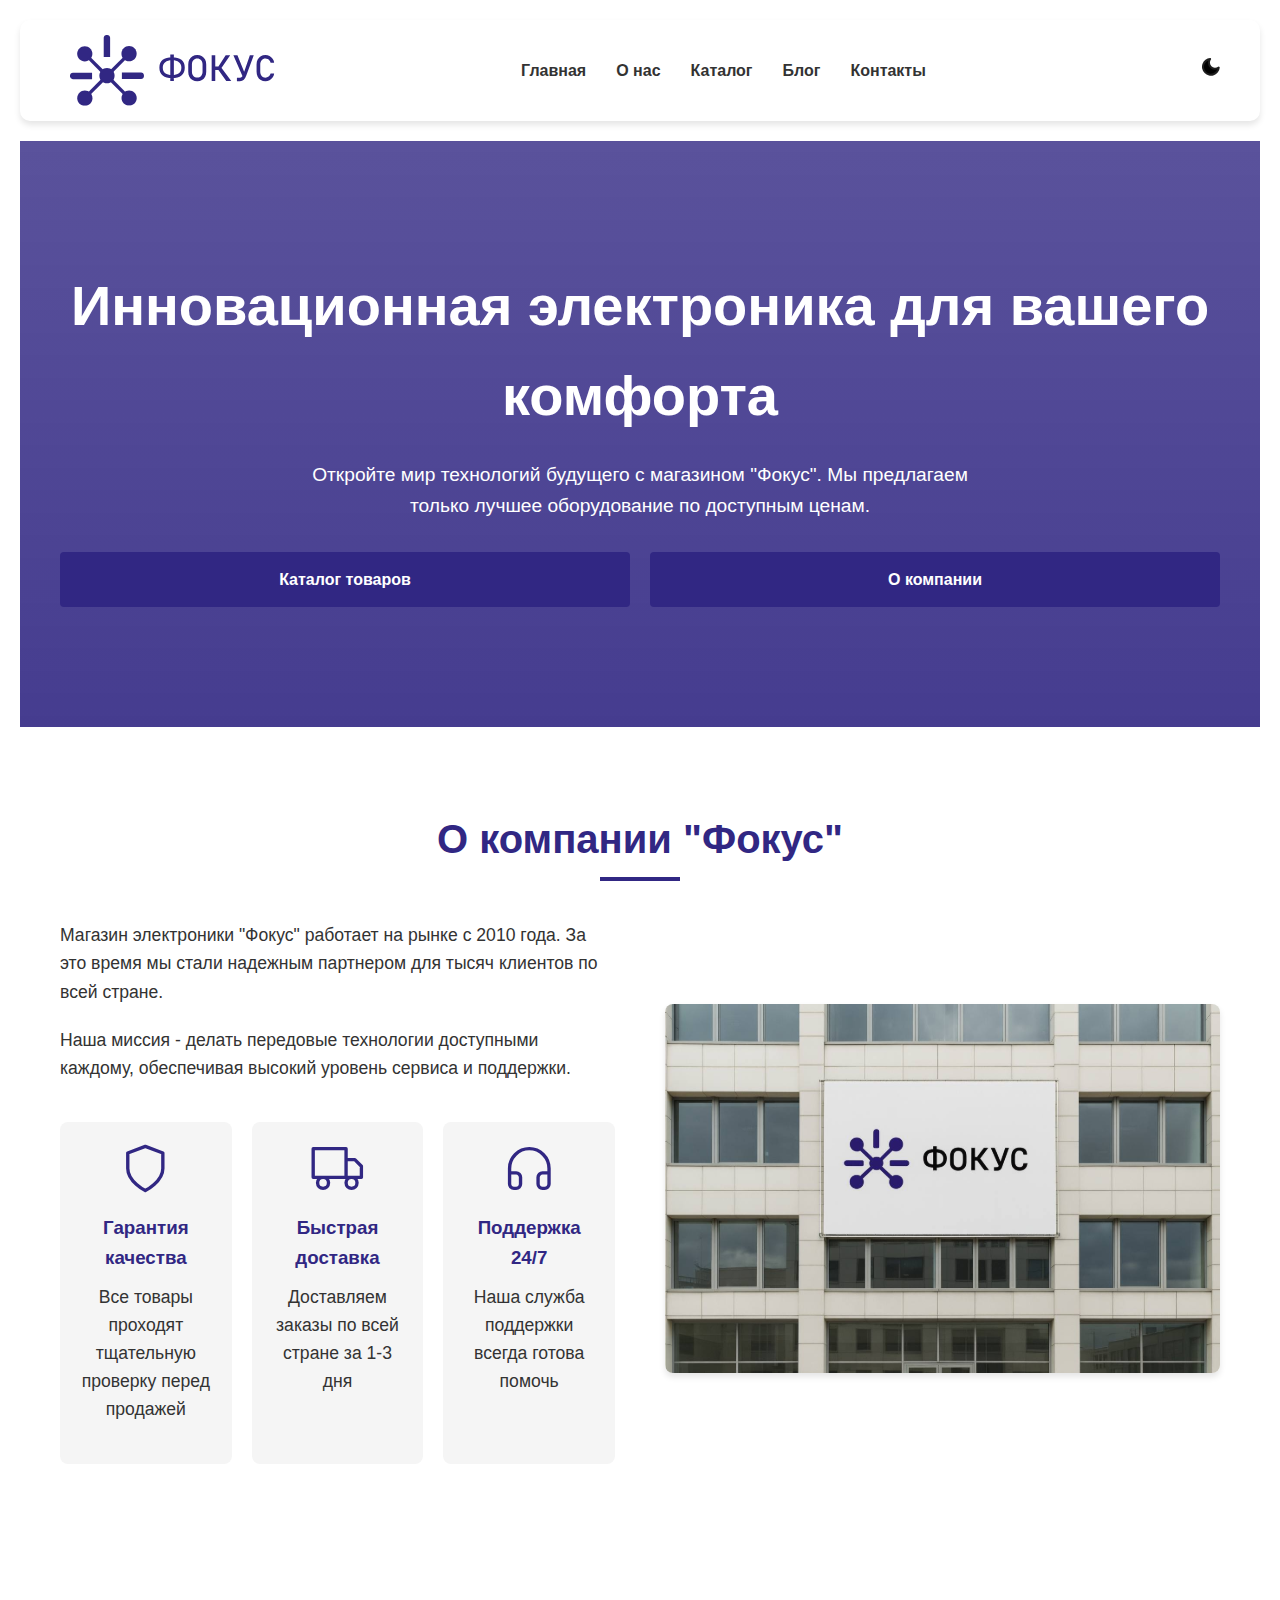
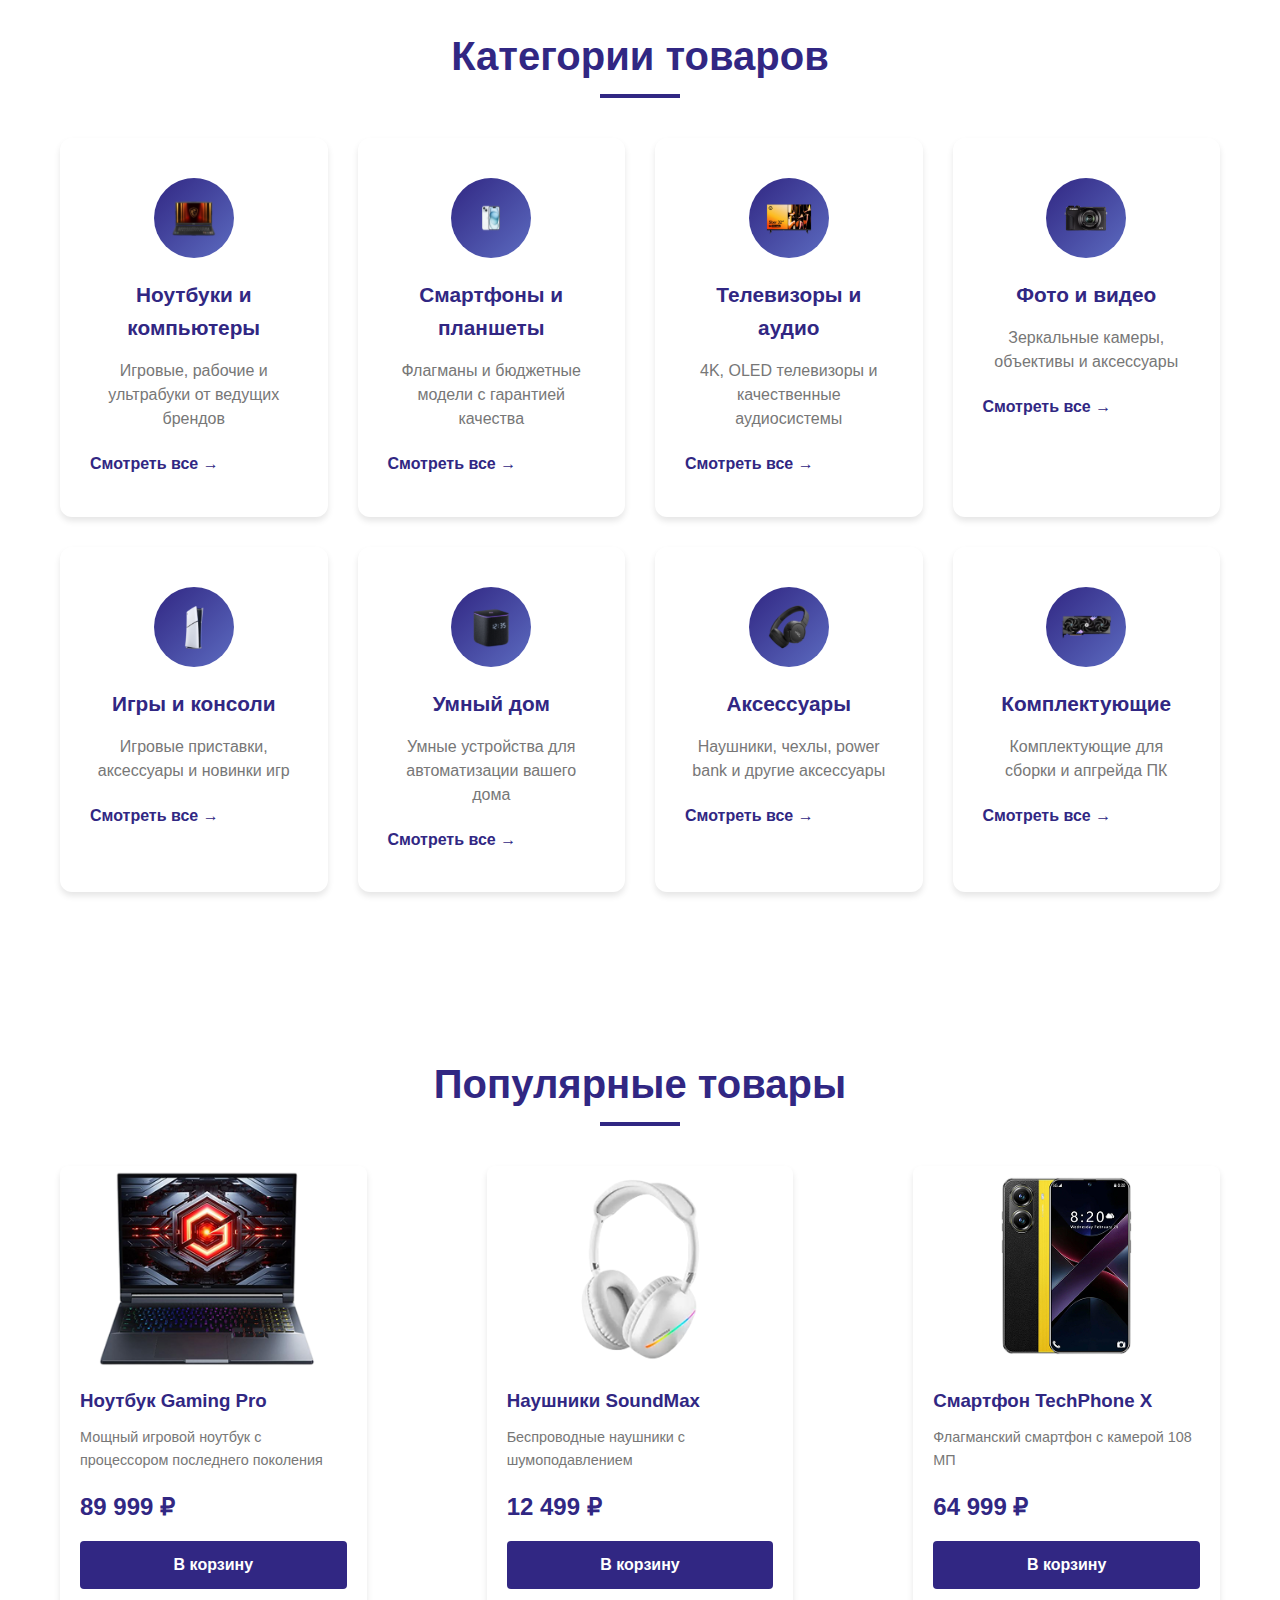
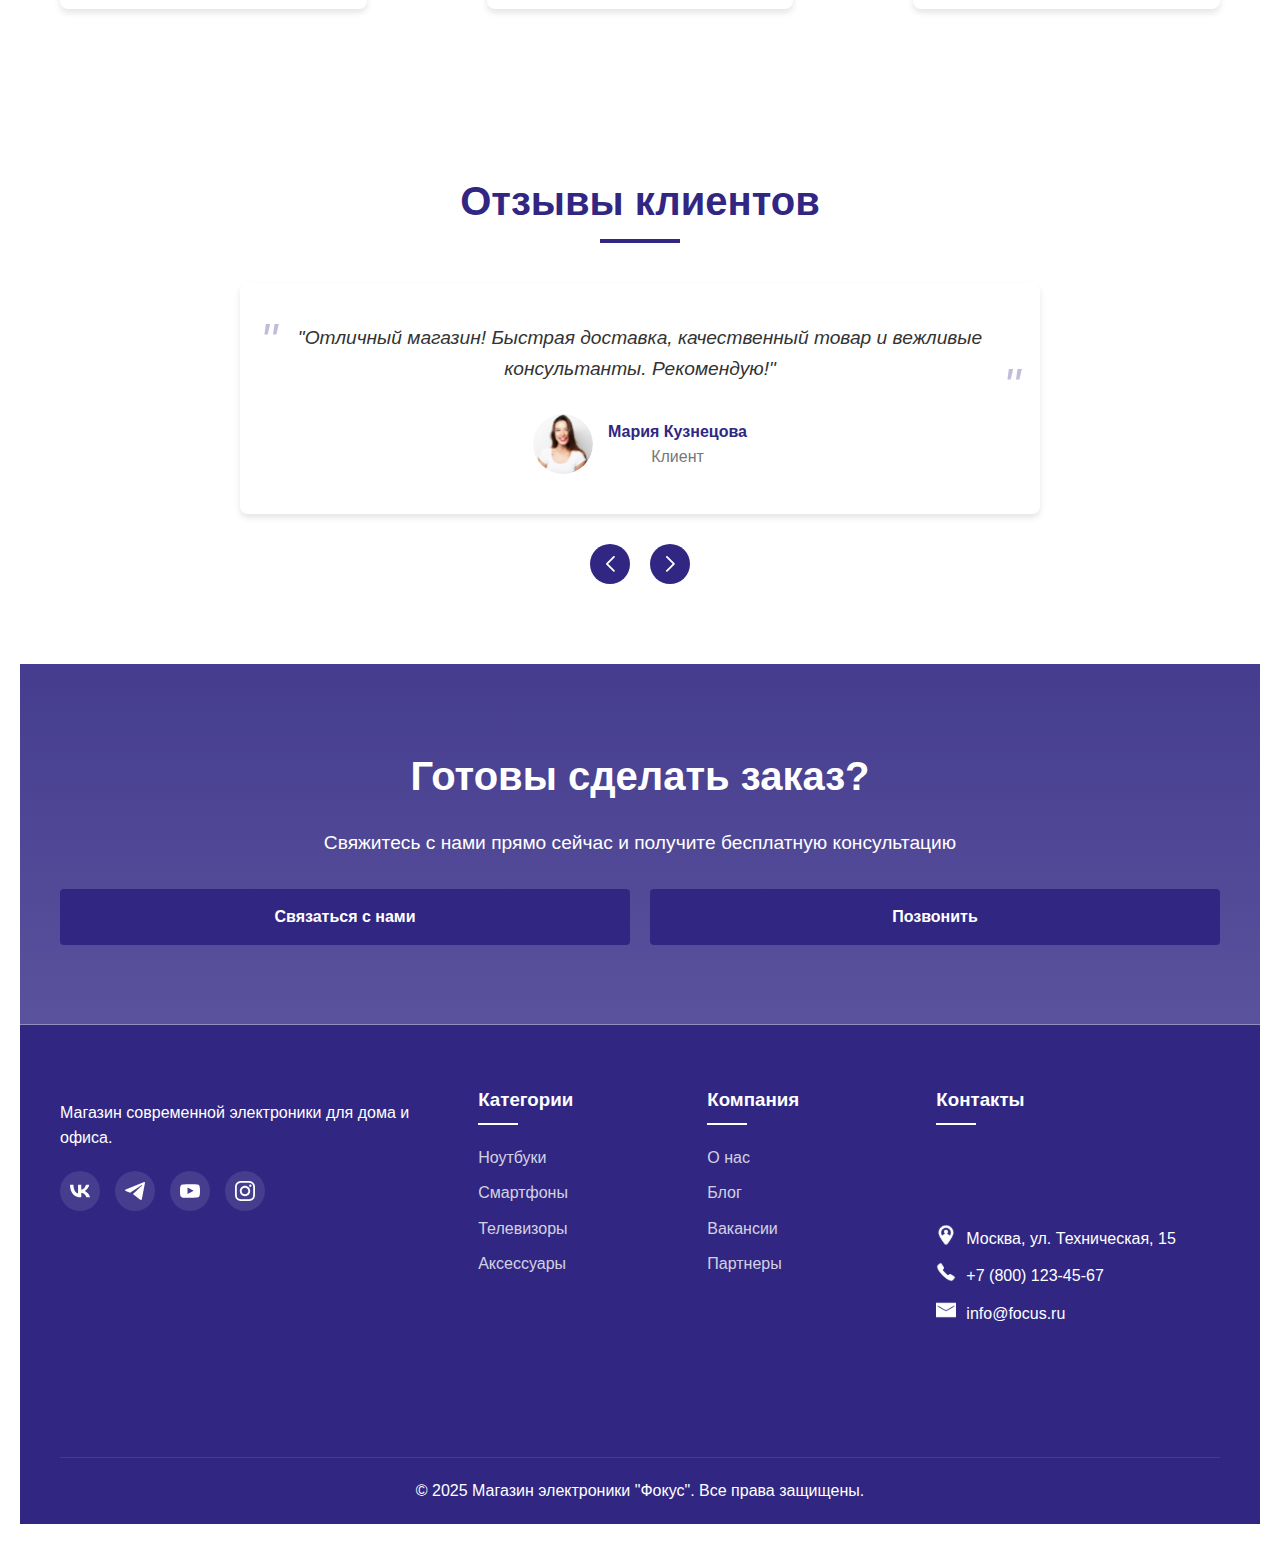
<file: index.html>
<!doctype html>
<html lang="en">
<head>
    <meta charset="UTF-8">
    <meta name="viewport" content="width=device-width,user-scalable=no,initial-scale=1,maximum-scale=1,minimum-scale=1">
    <meta http-equiv="X-UA-Compatible" content="ie=edge">
    <link rel="stylesheet" href="assets/css/main.css">
    <title>Фокус</title>
</head>
<body>
<div class="container0">
<body>
    <header>
        <div class="container">
            <div class="header-inner">
                <a href="#" class="logo">
                    <i class="fas fa-laptop"></i>
                    <img src="../assets/images/логопип.svg" alt="">
                </a>

                <ul class="desktop-menu">
                    <li><a href="index.html">Главная</a></li>
                    <li><a href="about.html">О нас</a></li>
                    <li><a href="#">Каталог</a></li>
                    <li><a href="blog.html">Блог</a></li>
                    <li><a href="contact.html">Контакты</a></li>
                    <li>
                    </li>
                </ul>
                <div class="theme-toggle">
                        <i class="fas fa-moon"><img src="../assets/images/луна.svg" alt=""></i>
                </div>
                <button class="burger" id="burgerBtn">
                    <span class="burger-line"></span>
                    <span class="burger-line"></span>
                    <span class="burger-line"></span>
                </button>
            </div>

            <div class="mobile-menu" id="mobileMenu">
                <ul class="mobile-nav">
                    <li><a href="#">Главная</a></li>
                    <li><a href="about.html">О нас</a></li>
                    <li><a href="#">Каталог</a></li>
                    <li><a href="blog.html">Блог</a></li>
                    <li><a href="contact.html">Контакты</a></li>
                </ul>
            </div>
        </div>
    </header>

    <script>
        document.addEventListener('DOMContentLoaded', function() {
            console.log('Страница загружена - проверяем бургер-меню...');
            
            const burgerBtn = document.getElementById('burgerBtn');
            const mobileMenu = document.getElementById('mobileMenu');

            if (!burgerBtn || !mobileMenu) {
                console.error('Элементы бургер-меню не найдены!');
                return;
            }

            console.log('Бургер-кнопка найдена:', burgerBtn);
            console.log('Мобильное меню найдено:', mobileMenu);

            burgerBtn.addEventListener('click', function(event) {
                console.log('Клик по бургеру!');
                event.stopPropagation(); 
                
                this.classList.toggle('active');
                mobileMenu.classList.toggle('active');
                
                console.log('Бургер активен:', this.classList.contains('active'));
                console.log('Меню активно:', mobileMenu.classList.contains('active'));
            });

            const mobileLinks = document.querySelectorAll('.mobile-nav a');
            mobileLinks.forEach(link => {
                link.addEventListener('click', function() {
                    console.log('Клик по ссылке меню - закрываем меню');
                    burgerBtn.classList.remove('active');
                    mobileMenu.classList.remove('active');
                });
            });

            document.addEventListener('click', function(event) {
                if (!mobileMenu.contains(event.target) && !burgerBtn.contains(event.target)) {
                    burgerBtn.classList.remove('active');
                    mobileMenu.classList.remove('active');
                }
            });

            window.addEventListener('resize', function() {
                if (window.innerWidth > 768) {
                    burgerBtn.classList.remove('active');
                    mobileMenu.classList.remove('active');
                }
            });
        });
        
    const themeToggle = document.querySelector('.theme-toggle');
    const body = document.body;

    if (localStorage.getItem('theme') === 'dark') {
        body.classList.add('dark-theme');
        themeToggle.innerHTML = '<i class="fas fa-sun"><img src="../assets/images/солн.svg" alt=""</i>';
    }

themeToggle.addEventListener('click', () => {
    body.classList.toggle('dark-theme');
    
    if (body.classList.contains('dark-theme')) {
        themeToggle.innerHTML = '<i class="fas fa-sun"><img src="../assets/images/солн.svg" alt=""></i>';
        localStorage.setItem('theme', 'dark');
    } else {
        themeToggle.innerHTML = '<i class="fas fa-moon"><img src="../assets/images/луна.svg" alt=""></i>';
        localStorage.setItem('theme', 'light');
    }
});

            
    </script>
</body>
<section class="hero">
        <div class="container">
            <div class="hero-content">
                <h1>Инновационная электроника для вашего комфорта</h1>
                <p>Откройте мир технологий будущего с магазином "Фокус". Мы предлагаем только лучшее оборудование по доступным ценам.</p>
                <div class="hero-buttons">
                    <a href="#products" class="btn btn-primary">Каталог товаров</a>
                    <a href="#about" class="btn btn-secondary">О компании</a>
                </div>
            </div>
        </div>
        <script>

        document.addEventListener('DOMContentLoaded', function() {

            document.querySelectorAll('a[href^="#"]').forEach(anchor => {
                anchor.addEventListener('click', function(e) {
                    e.preventDefault();
                    const target = document.querySelector(this.getAttribute('href'));
                    if (target) {
                        target.scrollIntoView({
                            behavior: 'smooth',
                            block: 'start'
                        });
                    }
                });
            });
        });
    </script>
    </section>
<section id="about" class="section about">
        <div class="container">
            <h2 class="section-title">О компании "Фокус"</h2>
            <div class="about-content">
                <div class="about-text">
                    <p>Магазин электроники "Фокус" работает на рынке с 2010 года. За это время мы стали надежным партнером для тысяч клиентов по всей стране.</p>
                    <p>Наша миссия - делать передовые технологии доступными каждому, обеспечивая высокий уровень сервиса и поддержки.</p>
                    <div class="features">
                        <div class="feature">
                            <i class="fas fa-shield-alt"> <img src="../assets/images/Shield.svg" alt="" width="53px" height="53px"></i>
                            <h3>Гарантия качества</h3>
                            <p>Все товары проходят тщательную проверку перед продажей</p>
                        </div>
                        <div class="feature">
                            <i class="fas fa-shipping-fast"><img src="../assets/images/Truck.svg" alt="" width="53px" height="53px"></i>
                            <h3>Быстрая доставка</h3>
                            <p>Доставляем заказы по всей стране за 1-3 дня</p>
                        </div>
                        <div class="feature">
                            <i class="fas fa-headset"><img src="../assets/images/Headphones.svg" alt="" width="53px" height="53px"></i>
                            <h3>Поддержка 24/7</h3>
                            <p>Наша служба поддержки всегда готова помочь</p>
                        </div>
                    </div>
                </div>
                <div class="about-image">
                    <img src="../assets/images/ee66a171-6d96-4c1f-8b0c-eaecb04990f8 1.svg" alt="">
                </div>
            </div>
        </div>
    </section>
<section id="categories" class="section categories">
        <div class="container">
            <h2 class="section-title">Категории товаров</h2>
            <div class="categories-grid">
                <div class="category-card">
                    <div class="category-icon">
                        <i class="fas fa-laptop"></i><img src="../assets/images/Снимок экрана 2025-11-20 180008-Photoroom 1.svg" width="50px" height="50px">
                    </div>
                    <h3>Ноутбуки и компьютеры</h3>
                    <p>Игровые, рабочие и ультрабуки от ведущих брендов</p>
                    <a href="#" class="category-link">Смотреть все →</a>
                </div>
                <div class="category-card">
                    <div class="category-icon">
                        <i class="fas fa-mobile-alt"></i><img src="../assets/images/apple-iphone-15-blue-1x-1200x630-Photoroom 1.svg" width="50px" height="50px">
                    </div>
                    <h3>Смартфоны и планшеты</h3>
                    <p>Флагманы и бюджетные модели с гарантией качества</p>
                    <a href="#" class="category-link">Смотреть все →</a>
                </div>
                <div class="category-card">
                    <div class="category-icon">
                        <i class="fas fa-tv"></i><img src="../assets/images/100050149912b0-Photoroom 1.svg" width="50px" height="50px">
                    </div>
                    <h3>Телевизоры и аудио</h3>
                    <p>4K, OLED телевизоры и качественные аудиосистемы</p>
                    <a href="#" class="category-link">Смотреть все →</a>
                </div>
                <div class="category-card">
                    <div class="category-icon">
                        <i class="fas fa-camera"></i><img src="../assets/images/e9hs2cyh3xiyfk1s6jpvjh72ayh4xwz3-Photoroom 1.svg" width="50px" height="50px">
                    </div>
                    <h3>Фото и видео</h3>
                    <p>Зеркальные камеры, объективы и аксессуары</p>
                    <a href="#" class="category-link">Смотреть все →</a>
                </div>
                <div class="category-card">
                    <div class="category-icon">
                        <i class="fas fa-gamepad"></i><img src="../assets/images/playstation-5-slim-digital-Photoroom 1.svg" width="50px" height="50px">
                    </div>
                    <h3>Игры и консоли</h3>
                    <p>Игровые приставки, аксессуары и новинки игр</p>
                    <a href="#" class="category-link">Смотреть все →</a>
                </div>
                <div class="category-card">
                    <div class="category-icon">
                        <i class="fas fa-home"></i><img src="../assets/images/vs0jr4jo6s9zssvckwiyr65goznq78a2-Photoroom 1.svg" width="50px" height="50px">
                    </div>
                    <h3>Умный дом</h3>
                    <p>Умные устройства для автоматизации вашего дома</p>
                    <a href="#" class="category-link">Смотреть все →</a>
                </div>
                <div class="category-card">
                    <div class="category-icon">
                        <i class="fas fa-headphones"></i><img src="../assets/images/65177.970-Photoroom 1.svg" width="50px" height="50px">
                    </div>
                    <h3>Аксессуары</h3>
                    <p>Наушники, чехлы, power bank и другие аксессуары</p>
                    <a href="#" class="category-link">Смотреть все →</a>
                </div>
                <div class="category-card">
                    <div class="category-icon">
                        <i class="fas fa-desktop"></i> <img src="../assets/images/600023401657b0-Photoroom 1.svg" width="50px" height="50px">
                    </div>
                    <h3>Комплектующие</h3>
                    <p>Комплектующие для сборки и апгрейда ПК</p>
                    <a href="#" class="category-link">Смотреть все →</a>
                </div>
            </div>
        </div>
    </section>
<section id="products" class="section products">
        <div class="container">
            <h2 class="section-title">Популярные товары</h2>
            <div class="products-grid">
                <div class="product-card">
                    <div class="product-image">
                        <img src="../assets/images/image 4-Photoroom 1.svg" alt="">
                    </div>
                    <div class="product-info">
                        <h3>Ноутбук Gaming Pro</h3>
                        <p>Мощный игровой ноутбук с процессором последнего поколения</p>
                        <div class="product-price">89 999 ₽</div>
                        <button class="btn btn-primary">В корзину</button>
                    </div>
                </div>
                <div class="product-card">
                    <div class="product-image">
                        <img src="../assets/images/image 4 (1)-Photoroom 1.svg" alt="">
                    </div>
                    <div class="product-info">
                        <h3>Наушники SoundMax</h3>
                        <p>Беспроводные наушники с шумоподавлением</p>
                        <div class="product-price">12 499 ₽</div>
                        <button class="btn btn-primary">В корзину</button>
                    </div>
                </div>
                <div class="product-card">
                    <div class="product-image">
                        <img src="../assets/images/image 4 (2)-Photoroom 1.svg" alt="">
                    </div>
                    <div class="product-info">
                        <h3>Смартфон TechPhone X</h3>
                        <p>Флагманский смартфон с камерой 108 МП</p>
                        <div class="product-price">64 999 ₽</div>
                        <button class="btn btn-primary">В корзину</button>
                    </div>
                </div>
            </div>
        </div>
    </section>
<section class="section testimonials">
        <div class="container">
            <h2 class="section-title">Отзывы клиентов</h2>
            <div class="testimonials-slider">
                <div class="testimonial active">
                    <div class="testimonial-content">
                        <p>"Отличный магазин! Быстрая доставка, качественный товар и вежливые консультанты. Рекомендую!"</p>
                        <div class="testimonial-author">
                            <img src="../assets/images/женщинакуз.svg" alt="Мария">
                            <div>
                                <h4>Мария Кузнецова</h4>
                                <span>Клиент</span>
                            </div>
                        </div>
                    </div>
                </div>
                <div class="testimonial">
                    <div class="testimonial-content">
                        <p>"Покупаю технику только в "Фокусе". Ни разу не подвели. Цены адекватные, сервис на высоте."</p>
                        <div class="testimonial-author">
                            <img src="../assets/images/муж.svg" alt="Алексей">
                            <div>
                                <h4>Алексей Петров</h4>
                                <span>Клиент</span>
                            </div>
                        </div>
                    </div>
                </div>
                <div class="testimonial">
                    <div class="testimonial-content">
                        <p>"Заказывал ноутбук для работы. Доставили вовремя, все работает идеально. Спасибо!"</p>
                        <div class="testimonial-author">
                            <img src="../assets/images/женон.svg" alt="Ольга">
                            <div>
                                <h4>Ольга Сидорова</h4>
                                <span>Клиент</span>
                            </div>
                        </div>
                    </div>
                </div>
                <div class="slider-controls">
                    <button class="slider-prev"><img src="../assets/images/Line (1).svg" alt=""><i class="fas fa-chevron-right"></i><i class="fas fa-chevron-left"></i></button>
                    <button class="slider-next"><img src="../assets/images/Line.svg" alt=""><i class="fas fa-chevron-right"></i></button>
                </div>
            </div>
        </div>
        <script>
        const testimonials = document.querySelectorAll('.testimonial');
    const prevBtn = document.querySelector('.slider-prev');
    const nextBtn = document.querySelector('.slider-next');

    if (testimonials.length > 0 && prevBtn && nextBtn) {
        let currentTestimonial = 0;

        function showTestimonial(index) {
            testimonials.forEach(testimonial => {
                testimonial.classList.remove('active');
            });
            
            testimonials[index].classList.add('active');
            currentTestimonial = index;
        }

        prevBtn.addEventListener('click', () => {
            let index = currentTestimonial - 1;
            if (index < 0) index = testimonials.length - 1;
            showTestimonial(index);
        });

        nextBtn.addEventListener('click', () => {
            let index = currentTestimonial + 1;
            if (index >= testimonials.length) index = 0;
            showTestimonial(index);
        });
    }
        </script>
    </section>
   

<section class="section cta">
        <div class="container">
            <div class="cta-content">
                <h2>Готовы сделать заказ?</h2>
                <p>Свяжитесь с нами прямо сейчас и получите бесплатную консультацию</p>
                <div class="cta-buttons">
                    <a href="contact.html" class="btn btn-primary">Связаться с нами</a>
                    <a href="tel:+78001234567" class="btn btn-secondary">Позвонить</a>
                </div>
            </div>
        </div>
    </section>
<footer>
        <div class="container">
            <div class="footer-content">
                <div class="footer-section">
                    <div class="logo">
                        <i class="fas fa-laptop"></i>
                    </div>
                    <p>Магазин современной электроники для дома и офиса.</p>
                    <div class="social-links">
                        <a href="#"><i class="fab fa-vk"></i><img src="../assets/images/vk.svg" alt="" width="20px" height="20px"></a>
                        <a href="#"><i class="fab fa-telegram"></i><img src="../assets/images/tg.svg" alt="" width="20px" height="20px"></a>
                        <a href="#"><i class="fab fa-youtube"></i><img src="../assets/images/yt.svg" alt="" width="20px" height="20px"></a>
                        <a href="#"><i class="fab fa-instagram"></i><img src="../assets/images/instagram.svg" alt="" width="20px" height="20px"></a>
                    </div>
                </div>
                <div class="footer-section">
                    <h3>Категории</h3>
                    <ul>
                        <li><a href="#">Ноутбуки</a></li>
                        <li><a href="#">Смартфоны</a></li>
                        <li><a href="#">Телевизоры</a></li>
                        <li><a href="#">Аксессуары</a></li>
                    </ul>
                </div>
                <div class="footer-section">
                    <h3>Компания</h3>
                    <ul>
                        <li><a href="about.html">О нас</a></li>
                        <li><a href="blog.html">Блог</a></li>
                        <li><a href="#">Вакансии</a></li>
                        <li><a href="#">Партнеры</a></li>
                    </ul>
                </div>
                <div class="footer-section">
                    <h3>Контакты</h3>
                    <ul class="contact-info">
                        <li><i class="fas fa-map-marker-alt"><img src="../assets/images/icons8-геолокация-66 3.svg" alt="" width="20px" height="20px"></i> Москва, ул. Техническая, 15</li>
                        <li><i class="fas fa-phone"><img src="../assets/images/telephone.svg" alt="" width="20px" height="20px"></i> +7 (800) 123-45-67</li>
                        <li><i class="fas fa-envelope"><img src="../assets/images/mail.svg" alt="" width="20px" height="20px"></i> info@focus.ru</li>
                    </ul>
                </div>
            </div>
            <div class="footer-bottom">
                <p>&copy; 2025 Магазин электроники "Фокус". Все права защищены.</p>
            </div>
        </div>
    </footer>
</div>
</body>
</html>
</file>
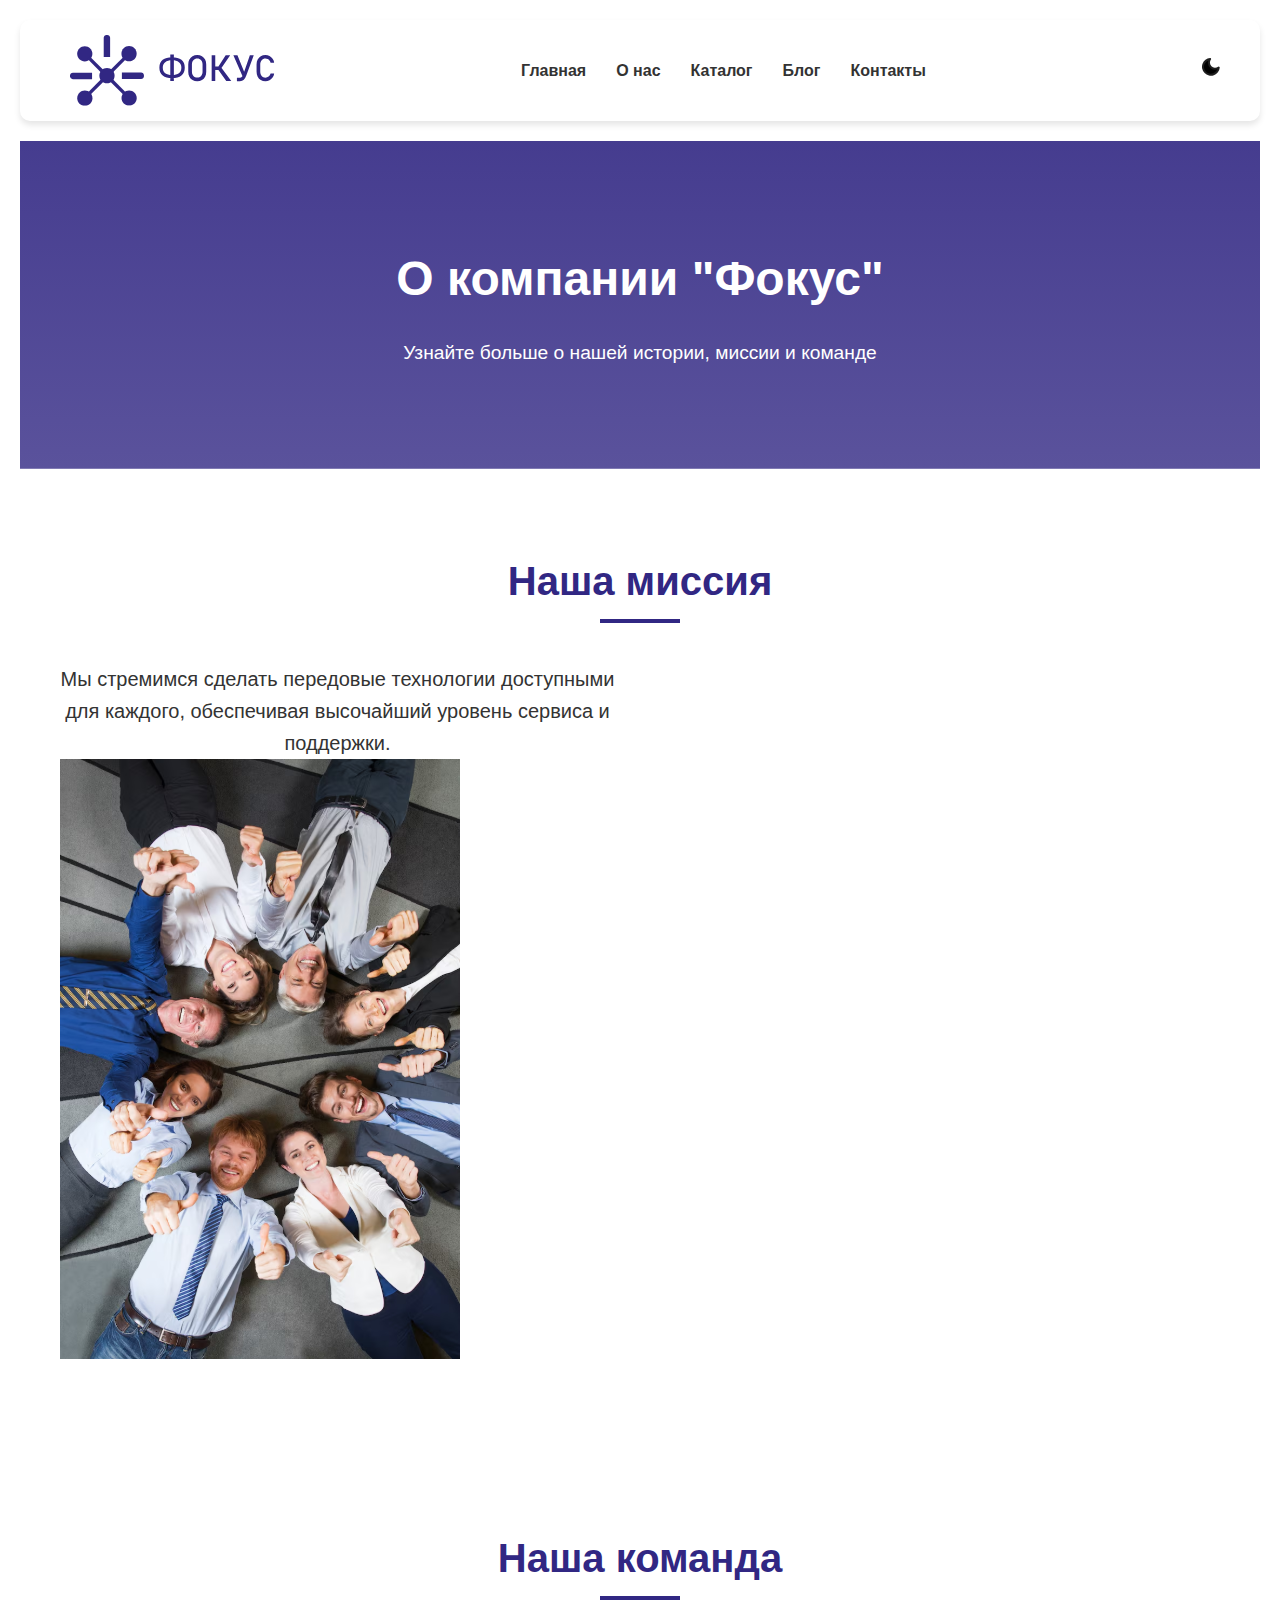
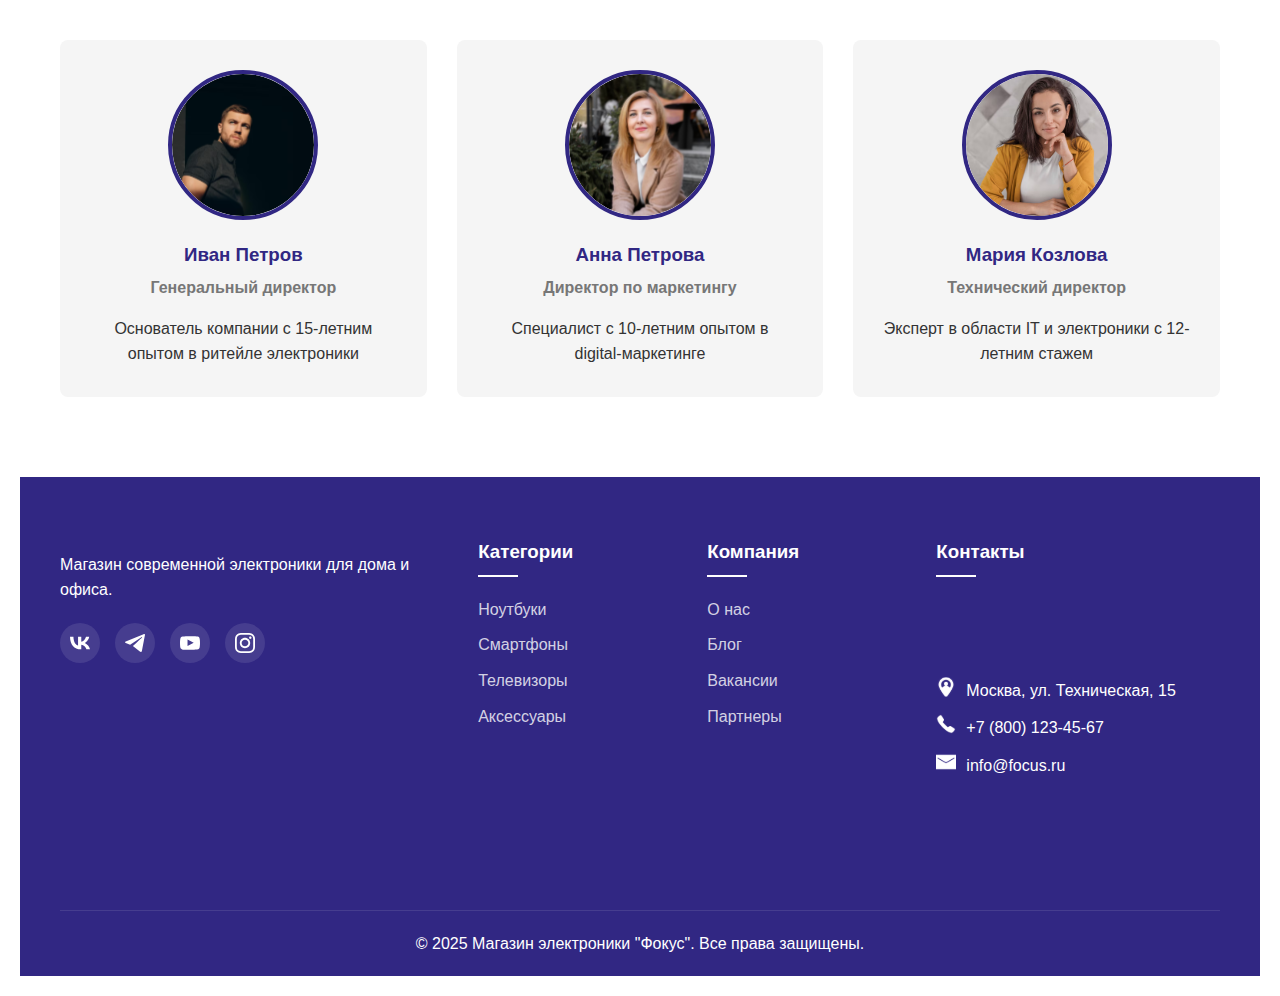
<file: about.html>
<!doctype html>
<html lang="en">
<head>
    <meta charset="UTF-8">
    <meta name="viewport" content="width=device-width,user-scalable=no,initial-scale=1,maximum-scale=1,minimum-scale=1">
    <meta http-equiv="X-UA-Compatible" content="ie=edge">
    <link rel="stylesheet" href="assets/css/main.css">
    <title>Фокус</title>
</head>
<body>
<div class="container0">
<body>
    <header>
        <div class="container">
            <div class="header-inner">
                <a href="#" class="logo">
                    <i class="fas fa-laptop"></i>
                    <img src="assets/images/логопип.svg" alt="">
                </a>

                <ul class="desktop-menu">
                    <li><a href="index.html">Главная</a></li>
                    <li><a href="about.html">О нас</a></li>
                    <li><a href="#">Каталог</a></li>
                    <li><a href="blog.html">Блог</a></li>
                    <li><a href="contact.html">Контакты</a></li>
                    <li>
                    </li>
                </ul>
                <div class="theme-toggle">
                        <i class="fas fa-moon"><img src="assets/images/луна.svg" alt=""></i>
                </div>
                <button class="burger" id="burgerBtn">
                    <span class="burger-line"></span>
                    <span class="burger-line"></span>
                    <span class="burger-line"></span>
                </button>
            </div>

            <div class="mobile-menu" id="mobileMenu">
                <ul class="mobile-nav">
                    <li><a href="#">Главная</a></li>
                    <li><a href="about.html">О нас</a></li>
                    <li><a href="#">Каталог</a></li>
                    <li><a href="blog.html">Блог</a></li>
                    <li><a href="contact.html">Контакты</a></li>
                </ul>
            </div>
        </div>
    </header>

    <script>
        document.addEventListener('DOMContentLoaded', function() {
            console.log('Страница загружена - проверяем бургер-меню...');
            
            const burgerBtn = document.getElementById('burgerBtn');
            const mobileMenu = document.getElementById('mobileMenu');

            if (!burgerBtn || !mobileMenu) {
                console.error('Элементы бургер-меню не найдены!');
                return;
            }

            console.log('Бургер-кнопка найдена:', burgerBtn);
            console.log('Мобильное меню найдено:', mobileMenu);

            burgerBtn.addEventListener('click', function(event) {
                console.log('Клик по бургеру!');
                event.stopPropagation(); 
                
                this.classList.toggle('active');
                mobileMenu.classList.toggle('active');
                
                console.log('Бургер активен:', this.classList.contains('active'));
                console.log('Меню активно:', mobileMenu.classList.contains('active'));
            });

            const mobileLinks = document.querySelectorAll('.mobile-nav a');
            mobileLinks.forEach(link => {
                link.addEventListener('click', function() {
                    console.log('Клик по ссылке меню - закрываем меню');
                    burgerBtn.classList.remove('active');
                    mobileMenu.classList.remove('active');
                });
            });

            document.addEventListener('click', function(event) {
                if (!mobileMenu.contains(event.target) && !burgerBtn.contains(event.target)) {
                    burgerBtn.classList.remove('active');
                    mobileMenu.classList.remove('active');
                }
            });

            window.addEventListener('resize', function() {
                if (window.innerWidth > 768) {
                    burgerBtn.classList.remove('active');
                    mobileMenu.classList.remove('active');
                }
            });
        });
        
    const themeToggle = document.querySelector('.theme-toggle');
    const body = document.body;

    if (localStorage.getItem('theme') === 'dark') {
        body.classList.add('dark-theme');
        themeToggle.innerHTML = '<i class="fas fa-sun"><img src="assets/images/солн.svg" alt=""</i>';
    }

themeToggle.addEventListener('click', () => {
    body.classList.toggle('dark-theme');
    
    if (body.classList.contains('dark-theme')) {
        themeToggle.innerHTML = '<i class="fas fa-sun"><img src="assets/images/солн.svg" alt=""></i>';
        localStorage.setItem('theme', 'dark');
    } else {
        themeToggle.innerHTML = '<i class="fas fa-moon"><img src="assets/images/луна.svg" alt=""></i>';
        localStorage.setItem('theme', 'light');
    }
});

            
    </script>
</body>
<section class="page-header">
        <div class="container">
            <h1>О компании "Фокус"</h1>
            <p>Узнайте больше о нашей истории, миссии и команде</p>
        </div>
    </section>
<section class="section mission">
    <h2 class="section-title">Наша миссия</h2>
        <div class="container">
            <div class="mission-content">
                <div class="mission-text">
                    <p>Мы стремимся сделать передовые технологии доступными для каждого, обеспечивая высочайший уровень сервиса и поддержки.</p>
                    </div>
                </div>
                <div class="mission-image">
                    <img src="assets/images/image 9.svg" width="400px" height="600px" alt="">
                </div>
            </div>
        </section></div>
    
<section class="section team">
        <div class="container">
            <h2 class="section-title">Наша команда</h2>
            <div class="team-grid">
                <div class="team-member">
                    <div class="member-photo">
                        <img src="assets/images/мужком.svg" alt="Иван Петров">
                    </div>
                    <h3>Иван Петров</h3>
                    <p class="position">Генеральный директор</p>
                    <p class="bio">Основатель компании с 15-летним опытом в ритейле электроники</p>
                </div>
                <div class="team-member">
                    <div class="member-photo">
                        <img src="assets/images/женком.svg" alt="Анна Сидорова">
                    </div>
                    <h3>Анна Петрова</h3>
                    <p class="position">Директор по маркетингу</p>
                    <p class="bio">Специалист с 10-летним опытом в digital-маркетинге</p>
                </div>
                <div class="team-member">
                    <div class="member-photo">
                        <img src="assets/images/телком.svg" alt="Мария Козлова">
                    </div>
                    <h3>Мария Козлова</h3>
                    <p class="position">Технический директор</p>
                    <p class="bio">Эксперт в области IT и электроники с 12-летним стажем</p>
                </div>
            </div>
        </div>
    </section>
<footer>
        <div class="container">
            <div class="footer-content">
                <div class="footer-section">
                    <div class="logo">
                        <i class="fas fa-laptop"></i>
                    </div>
                    <p>Магазин современной электроники для дома и офиса.</p>
                    <div class="social-links">
                        <a href="#"><i class="fab fa-vk"></i><img src="assets/images/vk.svg" alt="" width="20px" height="20px"></a>
                        <a href="#"><i class="fab fa-telegram"></i><img src="assets/images/tg.svg" alt="" width="20px" height="20px"></a>
                        <a href="#"><i class="fab fa-youtube"></i><img src="assets/images/yt.svg" alt="" width="20px" height="20px"></a>
                        <a href="#"><i class="fab fa-instagram"></i><img src="assets/images/instagram.svg" alt="" width="20px" height="20px"></a>
                    </div>
                </div>
                <div class="footer-section">
                    <h3>Категории</h3>
                    <ul>
                        <li><a href="#">Ноутбуки</a></li>
                        <li><a href="#">Смартфоны</a></li>
                        <li><a href="#">Телевизоры</a></li>
                        <li><a href="#">Аксессуары</a></li>
                    </ul>
                </div>
                <div class="footer-section">
                    <h3>Компания</h3>
                    <ul>
                        <li><a href="about.html">О нас</a></li>
                        <li><a href="blog.html">Блог</a></li>
                        <li><a href="#">Вакансии</a></li>
                        <li><a href="#">Партнеры</a></li>
                    </ul>
                </div>
                <div class="footer-section">
                    <h3>Контакты</h3>
                    <ul class="contact-info">
                        <li><i class="fas fa-map-marker-alt"><img src="assets/images/icons8-геолокация-66 3.svg" alt="" width="20px" height="20px"></i> Москва, ул. Техническая, 15</li>
                        <li><i class="fas fa-phone"><img src="assets/images/telephone.svg" alt="" width="20px" height="20px"></i> +7 (800) 123-45-67</li>
                        <li><i class="fas fa-envelope"><img src="assets/images/mail.svg" alt="" width="20px" height="20px"></i> info@focus.ru</li>
                    </ul>
                </div>
            </div>
            <div class="footer-bottom">
                <p>&copy; 2025 Магазин электроники "Фокус". Все права защищены.</p>
            </div>
        </div>
    </footer>

</body>
</html>
</file>
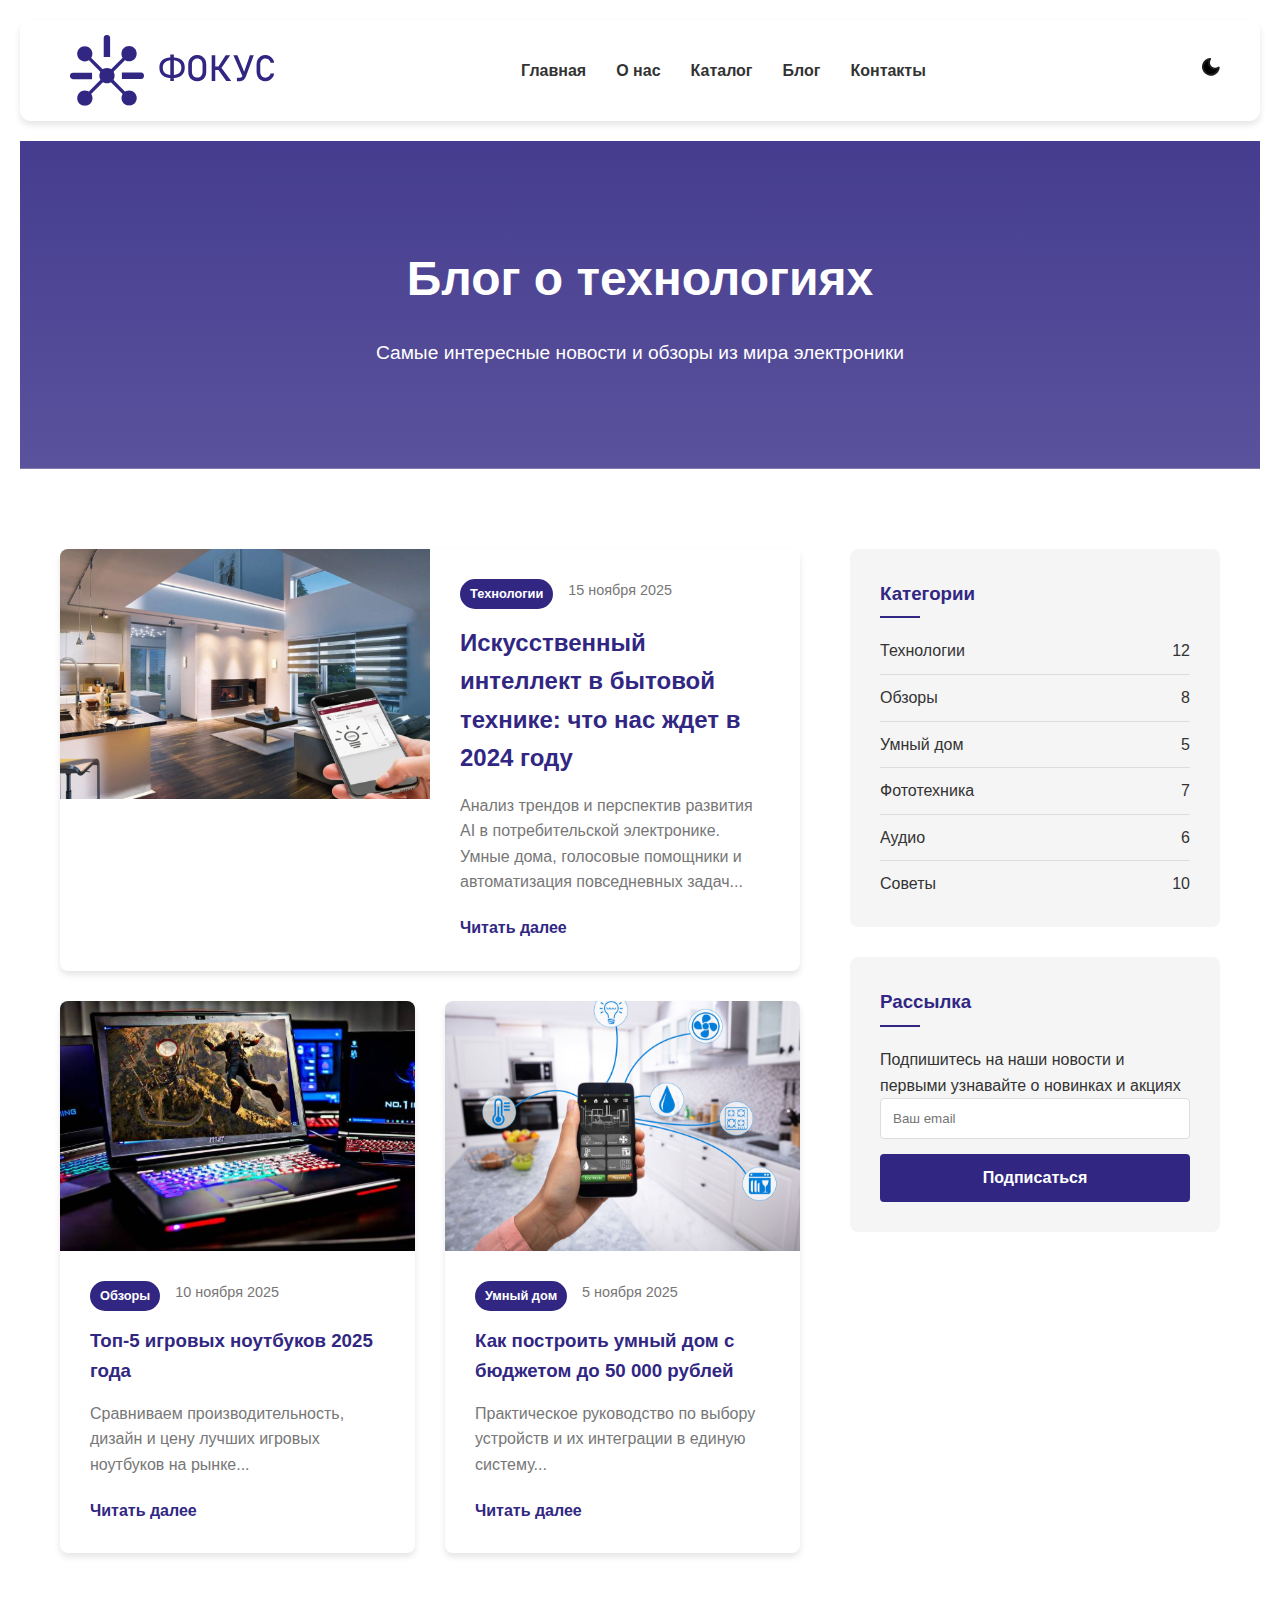
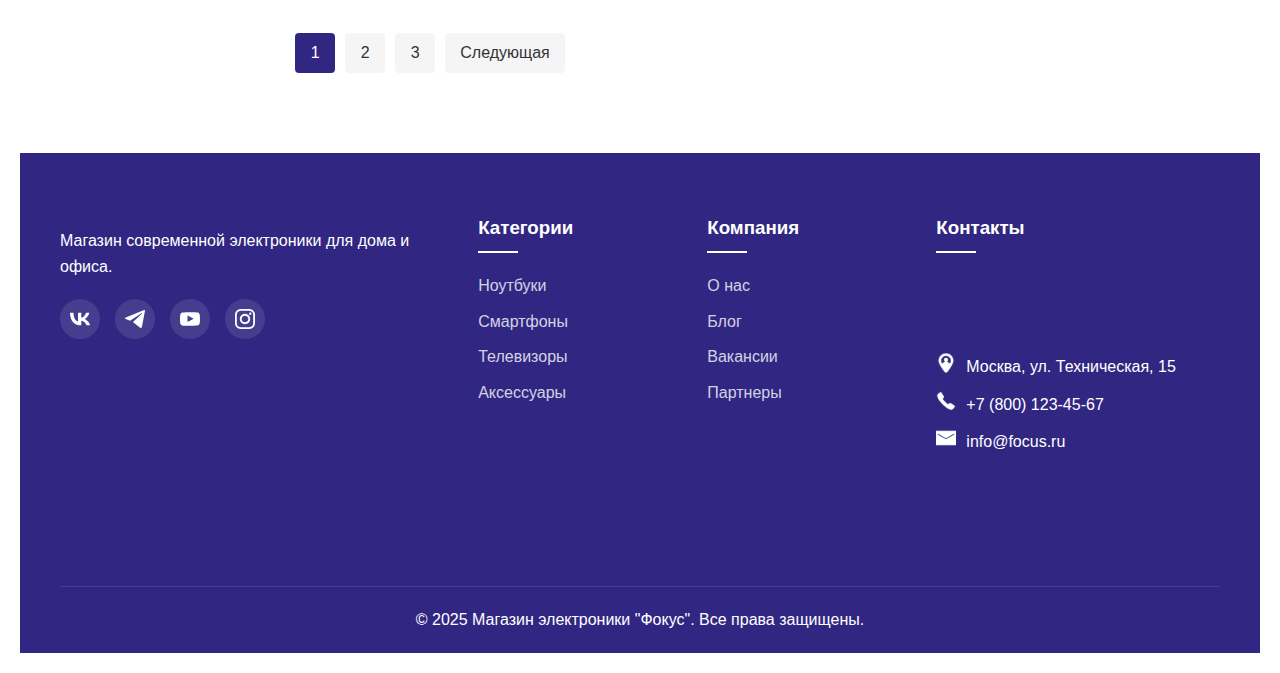
<file: blog.html>
<!doctype html>
<html lang="en">
<head>
    <meta charset="UTF-8">
    <meta name="viewport" content="width=device-width,user-scalable=no,initial-scale=1,maximum-scale=1,minimum-scale=1">
    <meta http-equiv="X-UA-Compatible" content="ie=edge">
    <link rel="stylesheet" href="assets/css/main.css">
    <title>Фокус</title>
</head>
<body>
<div class="container0">
<body>
    <header>
        <div class="container">
            <div class="header-inner">
                <a href="#" class="logo">
                    <i class="fas fa-laptop"></i>
                    <img src="../assets/images/логопип.svg" alt="">
                </a>

                <ul class="desktop-menu">
                    <li><a href="index.html">Главная</a></li>
                    <li><a href="about.html">О нас</a></li>
                    <li><a href="#">Каталог</a></li>
                    <li><a href="blog.html">Блог</a></li>
                    <li><a href="contact.html">Контакты</a></li>
                    <li>
                    </li>
                </ul>
                <div class="theme-toggle">
                        <i class="fas fa-moon"><img src="../assets/images/луна.svg" alt=""></i>
                </div>
                <button class="burger" id="burgerBtn">
                    <span class="burger-line"></span>
                    <span class="burger-line"></span>
                    <span class="burger-line"></span>
                </button>
            </div>

            <div class="mobile-menu" id="mobileMenu">
                <ul class="mobile-nav">
                    <li><a href="#">Главная</a></li>
                    <li><a href="about.html">О нас</a></li>
                    <li><a href="#">Каталог</a></li>
                    <li><a href="blog.html">Блог</a></li>
                    <li><a href="contact.html">Контакты</a></li>
                </ul>
            </div>
        </div>
    </header>

    <script>
        document.addEventListener('DOMContentLoaded', function() {
            console.log('Страница загружена - проверяем бургер-меню...');
            
            const burgerBtn = document.getElementById('burgerBtn');
            const mobileMenu = document.getElementById('mobileMenu');

            if (!burgerBtn || !mobileMenu) {
                console.error('Элементы бургер-меню не найдены!');
                return;
            }

            console.log('Бургер-кнопка найдена:', burgerBtn);
            console.log('Мобильное меню найдено:', mobileMenu);

            burgerBtn.addEventListener('click', function(event) {
                console.log('Клик по бургеру!');
                event.stopPropagation(); 
                
                this.classList.toggle('active');
                mobileMenu.classList.toggle('active');
                
                console.log('Бургер активен:', this.classList.contains('active'));
                console.log('Меню активно:', mobileMenu.classList.contains('active'));
            });

            const mobileLinks = document.querySelectorAll('.mobile-nav a');
            mobileLinks.forEach(link => {
                link.addEventListener('click', function() {
                    console.log('Клик по ссылке меню - закрываем меню');
                    burgerBtn.classList.remove('active');
                    mobileMenu.classList.remove('active');
                });
            });

            document.addEventListener('click', function(event) {
                if (!mobileMenu.contains(event.target) && !burgerBtn.contains(event.target)) {
                    burgerBtn.classList.remove('active');
                    mobileMenu.classList.remove('active');
                }
            });

            window.addEventListener('resize', function() {
                if (window.innerWidth > 768) {
                    burgerBtn.classList.remove('active');
                    mobileMenu.classList.remove('active');
                }
            });
        });
        
    const themeToggle = document.querySelector('.theme-toggle');
    const body = document.body;

    if (localStorage.getItem('theme') === 'dark') {
        body.classList.add('dark-theme');
        themeToggle.innerHTML = '<i class="fas fa-sun"><img src="../assets/images/солн.svg" alt=""</i>';
    }

themeToggle.addEventListener('click', () => {
    body.classList.toggle('dark-theme');
    
    if (body.classList.contains('dark-theme')) {
        themeToggle.innerHTML = '<i class="fas fa-sun"><img src="../assets/images/солн.svg" alt=""></i>';
        localStorage.setItem('theme', 'dark');
    } else {
        themeToggle.innerHTML = '<i class="fas fa-moon"><img src="../assets/images/луна.svg" alt=""></i>';
        localStorage.setItem('theme', 'light');
    }
});

            
    </script>
</body>
<section class="page-header">
        <div class="container">
            <h1>Блог о технологиях</h1>
            <p>Самые интересные новости и обзоры из мира электроники</p>
        </div>
    </section>
<section class="section blog">
        <div class="container">
            <div class="blog-content">
                <div class="blog-posts">
                    <article class="blog-post featured">
                        <div class="post-image">
                            <img src="../assets/images/image 12.svg" alt="Искусственный интеллект">
                        </div>
                        <div class="post-content">
                            <div class="post-meta">
                                <span class="post-category">Технологии</span>
                                <span class="post-date">15 ноября 2025</span>
                            </div>
                            <h2>Искусственный интеллект в бытовой технике: что нас ждет в 2024 году</h2>
                            <p>Анализ трендов и перспектив развития AI в потребительской электронике. Умные дома, голосовые помощники и автоматизация повседневных задач...</p>
                            <a href="#" class="read-more">Читать далее <i class="fas fa-arrow-right"></i></a>
                        </div>
                    </article>
                    <div class="posts-grid">
                        <article class="blog-post">
                            <div class="post-image">
                                <img src="../assets/images/image 11.svg" alt="Игровые ноутбуки">
                            </div>
                            <div class="post-content">
                                <div class="post-meta">
                                    <span class="post-category">Обзоры</span>
                                    <span class="post-date">10 ноября 2025</span>
                                </div>
                                <h3>Топ-5 игровых ноутбуков 2025 года</h3>
                                <p>Сравниваем производительность, дизайн и цену лучших игровых ноутбуков на рынке...</p>
                                <a href="#" class="read-more">Читать далее</a>
                            </div>
                        </article>

                        <article class="blog-post">
                            <div class="post-image">
                                <img src="../assets/images/image 10.svg" alt="Умный дом">
                            </div>
                            <div class="post-content">
                                <div class="post-meta">
                                    <span class="post-category">Умный дом</span>
                                    <span class="post-date">5 ноября 2025</span>
                                </div>
                                <h3>Как построить умный дом с бюджетом до 50 000 рублей</h3>
                                <p>Практическое руководство по выбору устройств и их интеграции в единую систему...</p>
                                <a href="#" class="read-more">Читать далее</a>
                            </div>
                        </article>

                    </div>
                    <div class="pagination">
                        <a href="#" class="page-number active">1</a>
                        <a href="#" class="page-number">2</a>
                        <a href="#" class="page-number">3</a>
                        <a href="#" class="page-number next">Следующая <i class="fas fa-chevron-right"></i></a>
                    </div>
                </div>
                <aside class="blog-sidebar">
                    <div class="sidebar-widget">
                        <h3>Категории</h3>
                        <ul class="categories">
                            <li><a href="#">Технологии <span>12</span></a></li>
                            <li><a href="#">Обзоры <span>8</span></a></li>
                            <li><a href="#">Умный дом <span>5</span></a></li>
                            <li><a href="#">Фототехника <span>7</span></a></li>
                            <li><a href="#">Аудио <span>6</span></a></li>
                            <li><a href="#">Советы <span>10</span></a></li>
                        </ul>
                    </div>

                    <div class="sidebar-widget newsletter-widget">
                        <h3>Рассылка</h3>
                        <p>Подпишитесь на наши новости и первыми узнавайте о новинках и акциях</p>
                        <form class="newsletter-form">
                            <input type="email" placeholder="Ваш email" required>
                            <button type="submit" class="btn btn-primary">Подписаться</button>
                        </form>
                    </div>
                </aside>
            </div>
        </div>
    </section>
<footer>
        <div class="container">
            <div class="footer-content">
                <div class="footer-section">
                    <div class="logo">
                        <i class="fas fa-laptop"></i>
                    </div>
                    <p>Магазин современной электроники для дома и офиса.</p>
                    <div class="social-links">
                        <a href="#"><i class="fab fa-vk"></i><img src="../assets/images/vk.svg" alt="" width="20px" height="20px"></a>
                        <a href="#"><i class="fab fa-telegram"></i><img src="../assets/images/tg.svg" alt="" width="20px" height="20px"></a>
                        <a href="#"><i class="fab fa-youtube"></i><img src="../assets/images/yt.svg" alt="" width="20px" height="20px"></a>
                        <a href="#"><i class="fab fa-instagram"></i><img src="../assets/images/instagram.svg" alt="" width="20px" height="20px"></a>
                    </div>
                </div>
                <div class="footer-section">
                    <h3>Категории</h3>
                    <ul>
                        <li><a href="#">Ноутбуки</a></li>
                        <li><a href="#">Смартфоны</a></li>
                        <li><a href="#">Телевизоры</a></li>
                        <li><a href="#">Аксессуары</a></li>
                    </ul>
                </div>
                <div class="footer-section">
                    <h3>Компания</h3>
                    <ul>
                        <li><a href="about.html">О нас</a></li>
                        <li><a href="blog.html">Блог</a></li>
                        <li><a href="#">Вакансии</a></li>
                        <li><a href="#">Партнеры</a></li>
                    </ul>
                </div>
                <div class="footer-section">
                    <h3>Контакты</h3>
                    <ul class="contact-info">
                        <li><i class="fas fa-map-marker-alt"><img src="../assets/images/icons8-геолокация-66 3.svg" alt="" width="20px" height="20px"></i> Москва, ул. Техническая, 15</li>
                        <li><i class="fas fa-phone"><img src="../assets/images/telephone.svg" alt="" width="20px" height="20px"></i> +7 (800) 123-45-67</li>
                        <li><i class="fas fa-envelope"><img src="../assets/images/mail.svg" alt="" width="20px" height="20px"></i> info@focus.ru</li>
                    </ul>
                </div>
            </div>
            <div class="footer-bottom">
                <p>&copy; 2025 Магазин электроники "Фокус". Все права защищены.</p>
            </div>
        </div>
    </footer>
</div>
</body>
</html>
</file>
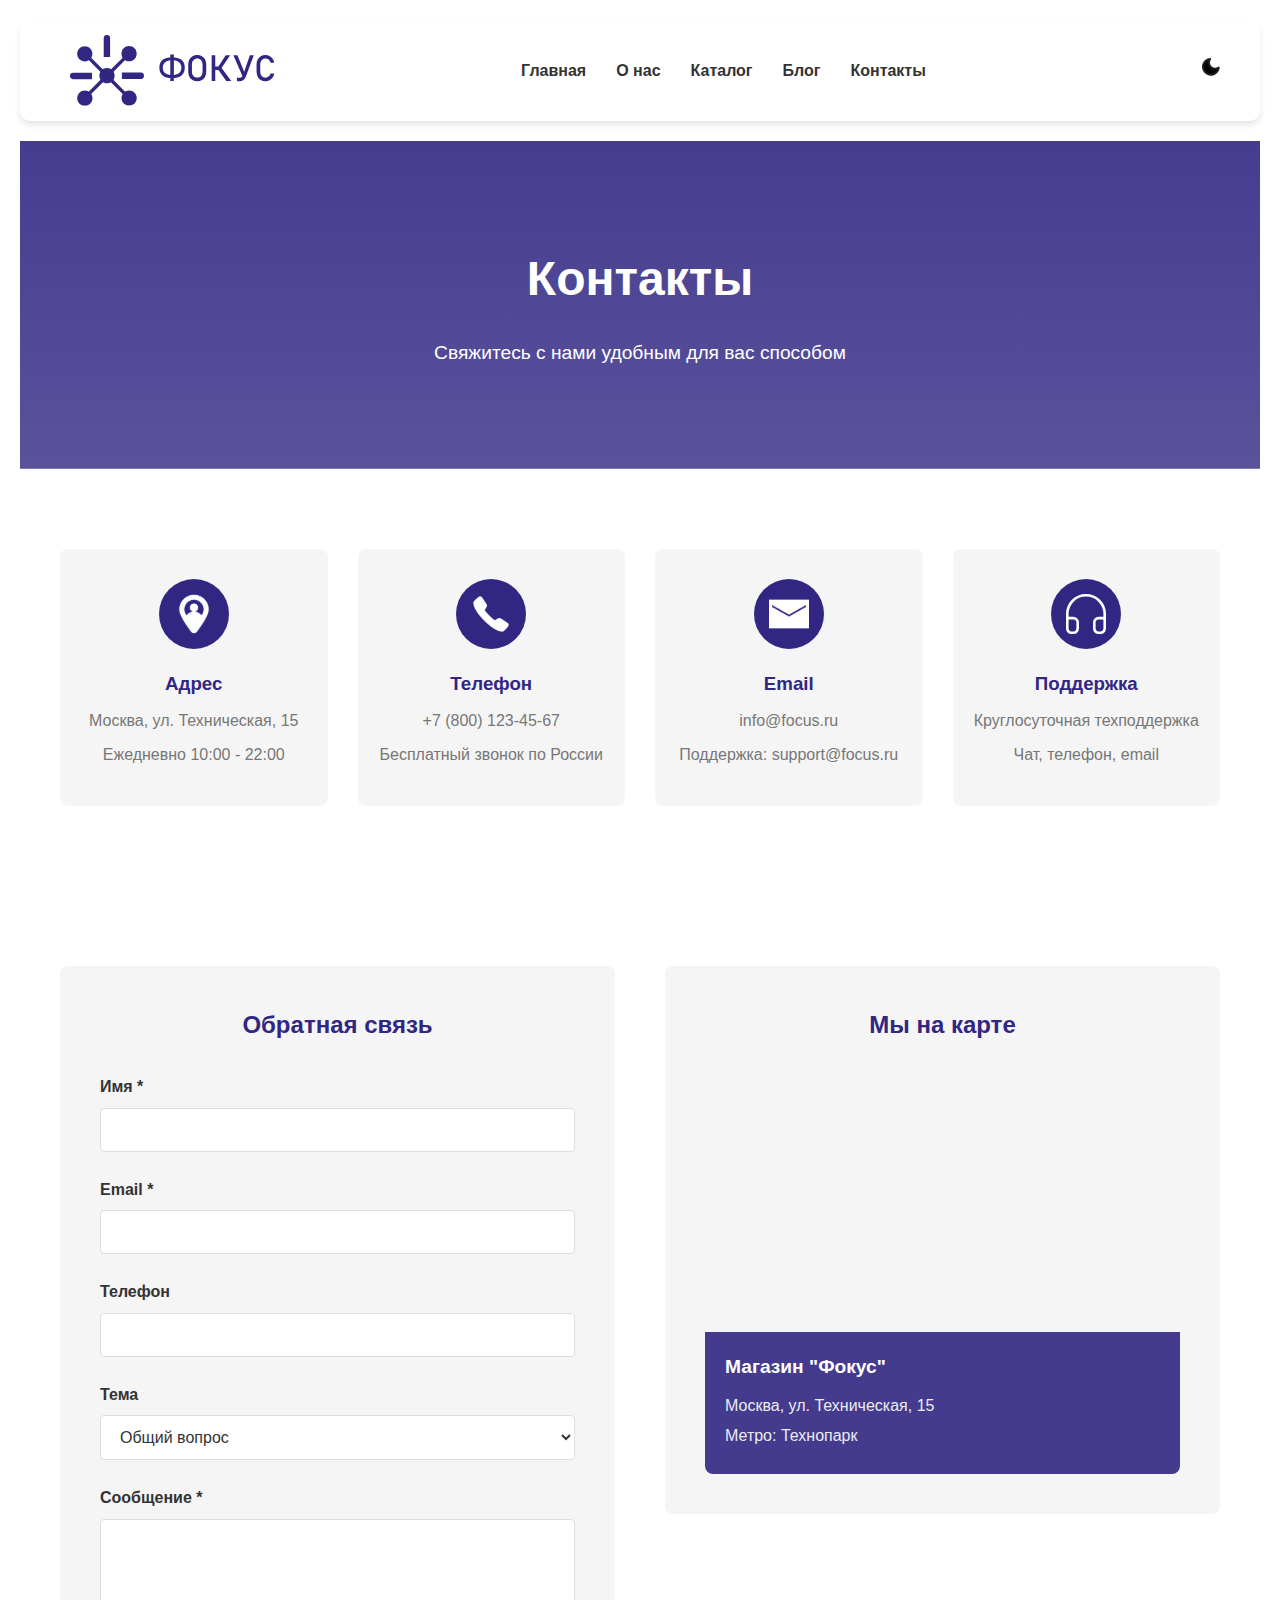
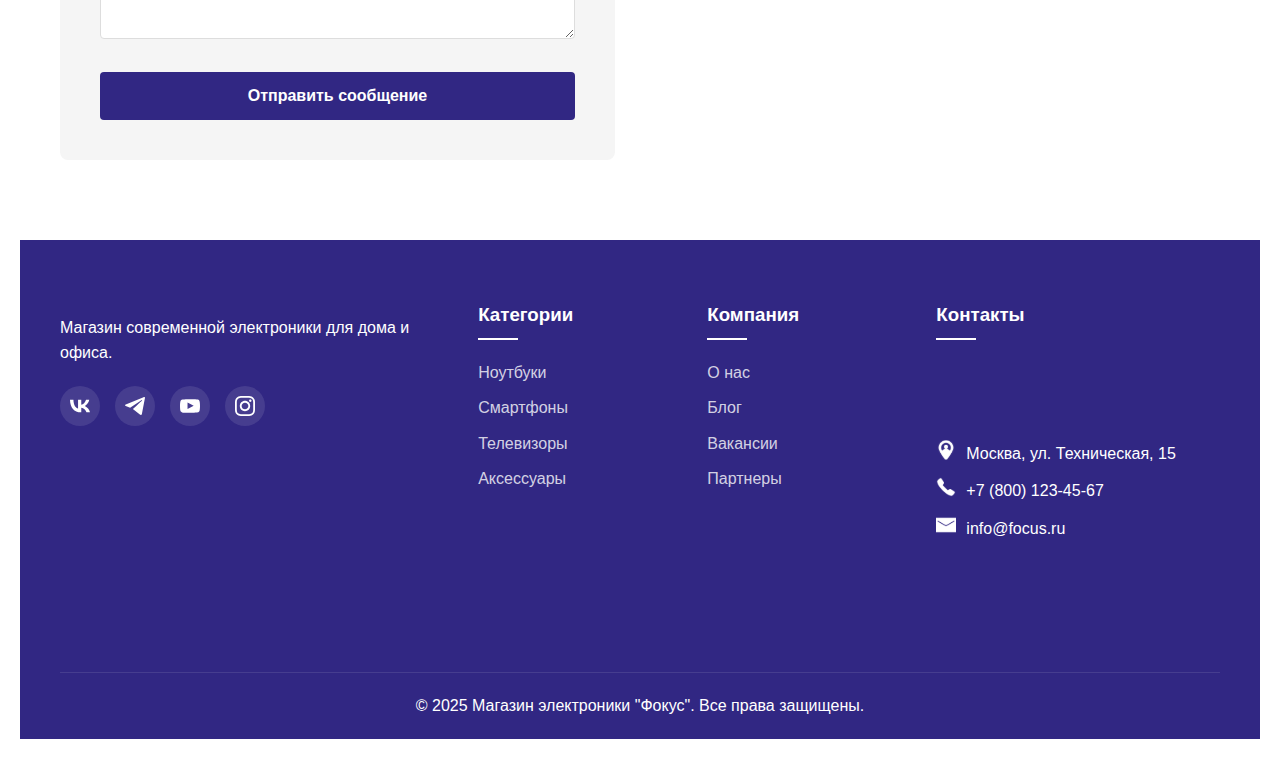
<file: contact.html>
<!doctype html>
<html lang="en">
<head>
    <meta charset="UTF-8">
    <meta name="viewport" content="width=device-width,user-scalable=no,initial-scale=1,maximum-scale=1,minimum-scale=1">
    <meta http-equiv="X-UA-Compatible" content="ie=edge">
    <link rel="stylesheet" href="assets/css/main.css">
    <title>Фокус</title>
</head>
<body>
<body>
    <header>
        <div class="container">
            <div class="header-inner">
                <a href="#" class="logo">
                    <i class="fas fa-laptop"></i>
                    <img src="assets/images/логопип.svg" alt="">
                </a>

                <ul class="desktop-menu">
                    <li><a href="index.html">Главная</a></li>
                    <li><a href="about.html">О нас</a></li>
                    <li><a href="#">Каталог</a></li>
                    <li><a href="blog.html">Блог</a></li>
                    <li><a href="contact.html">Контакты</a></li>
                    <li>
                    </li>
                </ul>
                <div class="theme-toggle">
                        <i class="fas fa-moon"><img src="assets/images/луна.svg" alt=""></i>
                </div>
                <button class="burger" id="burgerBtn">
                    <span class="burger-line"></span>
                    <span class="burger-line"></span>
                    <span class="burger-line"></span>
                </button>
            </div>

            <div class="mobile-menu" id="mobileMenu">
                <ul class="mobile-nav">
                    <li><a href="#">Главная</a></li>
                    <li><a href="about.html">О нас</a></li>
                    <li><a href="#">Каталог</a></li>
                    <li><a href="blog.html">Блог</a></li>
                    <li><a href="contact.html">Контакты</a></li>
                </ul>
            </div>
        </div>
    </header>

    <script>
        document.addEventListener('DOMContentLoaded', function() {
            console.log('Страница загружена - проверяем бургер-меню...');
            
            const burgerBtn = document.getElementById('burgerBtn');
            const mobileMenu = document.getElementById('mobileMenu');

            if (!burgerBtn || !mobileMenu) {
                console.error('Элементы бургер-меню не найдены!');
                return;
            }

            console.log('Бургер-кнопка найдена:', burgerBtn);
            console.log('Мобильное меню найдено:', mobileMenu);

            burgerBtn.addEventListener('click', function(event) {
                console.log('Клик по бургеру!');
                event.stopPropagation(); 
                
                this.classList.toggle('active');
                mobileMenu.classList.toggle('active');
                
                console.log('Бургер активен:', this.classList.contains('active'));
                console.log('Меню активно:', mobileMenu.classList.contains('active'));
            });

            const mobileLinks = document.querySelectorAll('.mobile-nav a');
            mobileLinks.forEach(link => {
                link.addEventListener('click', function() {
                    console.log('Клик по ссылке меню - закрываем меню');
                    burgerBtn.classList.remove('active');
                    mobileMenu.classList.remove('active');
                });
            });

            document.addEventListener('click', function(event) {
                if (!mobileMenu.contains(event.target) && !burgerBtn.contains(event.target)) {
                    burgerBtn.classList.remove('active');
                    mobileMenu.classList.remove('active');
                }
            });

            window.addEventListener('resize', function() {
                if (window.innerWidth > 768) {
                    burgerBtn.classList.remove('active');
                    mobileMenu.classList.remove('active');
                }
            });
        });
        
    const themeToggle = document.querySelector('.theme-toggle');
    const body = document.body;

    if (localStorage.getItem('theme') === 'dark') {
        body.classList.add('dark-theme');
        themeToggle.innerHTML = '<i class="fas fa-sun"><img src="assets/images/солн.svg" alt=""</i>';
    }

themeToggle.addEventListener('click', () => {
    body.classList.toggle('dark-theme');
    
    if (body.classList.contains('dark-theme')) {
        themeToggle.innerHTML = '<i class="fas fa-sun"><img src="assets/images/солн.svg" alt=""></i>';
        localStorage.setItem('theme', 'dark');
    } else {
        themeToggle.innerHTML = '<i class="fas fa-moon"><img src="assets/images/луна.svg" alt=""></i>';
        localStorage.setItem('theme', 'light');
    }
});

            
    </script>
</body>
<section class="page-header">
        <div class="container">
            <h1>Контакты</h1>
            <p>Свяжитесь с нами удобным для вас способом</p>
        </div>
    </section>
<section class="section contact-info">
        <div class="container">
            <div class="contact-grid">
                <div class="contact-item">
                    <div class="contact-icon">
                        <i class="fas fa-map-marker-alt"> </i><img src="assets/images/icons8-геолокация-66 3.svg" alt="" width="40px" height="40px">
                    </div>
                    <h3>Адрес</h3>
                    <p>Москва, ул. Техническая, 15</p>
                    <p>Ежедневно 10:00 - 22:00</p>
                </div>
                <div class="contact-item">
                    <div class="contact-icon">
                        <i class="fas fa-phone"></i><img src="assets/images/telephone.svg" alt="" width="40px" height="40px">
                    </div>
                    <h3>Телефон</h3>
                    <p>+7 (800) 123-45-67</p>
                    <p>Бесплатный звонок по России</p>
                </div>
                <div class="contact-item">
                    <div class="contact-icon">
                        <i class="fas fa-envelope"></i><img src="assets/images/mail.svg" alt="" width="40px" height="40px">
                    </div>
                    <h3>Email</h3>
                    <p>info@focus.ru</p>
                    <p>Поддержка: support@focus.ru</p>
                </div>
                <div class="contact-item">
                    <div class="contact-icon">
                        <i class="fas fa-headset"></i><img src="assets/images/Icon.svg" alt="" width="40px" height="40px">
                    </div>
                    <h3>Поддержка</h3>
                    <p>Круглосуточная техподдержка</p>
                    <p>Чат, телефон, email</p>
                </div>
            </div>
        </div>
    </section>
    <section class="section contact-main">
        <div class="container">
            <div class="contact-content">
                <div class="contact-form-container">
                    <h2>Обратная связь</h2>
                    <form class="contact-form" id="contact-form">
                        <div class="form-group">
                            <label for="name">Имя *</label>
                            <input type="text" id="name" name="name" required>
                        </div>
                        <div class="form-group">
                            <label for="email">Email *</label>
                            <input type="email" id="email" name="email" required>
                        </div>
                        <div class="form-group">
                            <label for="phone">Телефон</label>
                            <input type="tel" id="phone" name="phone">
                        </div>
                        <div class="form-group">
                            <label for="subject">Тема</label>
                            <select id="subject" name="subject">
                                <option value="general">Общий вопрос</option>
                                <option value="support">Техническая поддержка</option>
                                <option value="purchase">Вопрос о покупке</option>
                                <option value="warranty">Гарантия и сервис</option>
                                <option value="other">Другое</option>
                            </select>
                        </div>
                        <div class="form-group">
                            <label for="message">Сообщение *</label>
                            <textarea id="message" name="message" rows="5" required></textarea>
                        </div>
                        <button type="submit" class="btn btn-primary">Отправить сообщение</button>
                    </form>
                </div>
                <div class="map-container">
                    <h2>Мы на карте</h2>
                    <div class="map">
                        <iframe src="https://www.google.com/maps/embed?pb=!1m18!1m12!1m3!1d2244.628031705276!2d37.64373053140281!3d55.7649635785831!2m3!1f0!2f0!3f0!3m2!1i1024!2i768!4f13.1!3m3!1m2!1s0x46b54a63de696809%3A0x6d5a21c5f55e3039!2z0J7Qs9C-0YDQvtC00L3QsNGPINCh0LvQvtCx0L7QtNCwINC_0LXRgC4sIDEyLCDQnNC-0YHQutCy0LAsIDEwMTAwMA!5e0!3m2!1sru!2sru!4v1763639686262!5m2!1sru!2sru" width="600" height="450" style="border:0;" allowfullscreen="" loading="lazy" referrerpolicy="no-referrer-when-downgrade"></iframe>
                        <div class="map-overlay">
                            <div class="map-info">
                                <h4>Магазин "Фокус"</h4>
                                <p>Москва, ул. Техническая, 15</p>
                                <p>Метро: Технопарк</p>
                            </div>
                        </div>
                    </div>
                </div>
            </div>
        </div>
        <script>
            const contactForm = document.getElementById('contact-form');

if (contactForm) {
    contactForm.addEventListener('submit', (e) => {
        e.preventDefault();

        const name = document.getElementById('name').value;
        const email = document.getElementById('email').value;
        const message = document.getElementById('message').value;
        
        if (name && email && message) {
            alert('Сообщение успешно отправлено! Мы свяжемся с вами в ближайшее время.');
            contactForm.reset();
        } else {
            alert('Пожалуйста, заполните все обязательные поля.');
        }
    });
}
        </script>
    </section>
       <footer>
        <div class="container">
            <div class="footer-content">
                <div class="footer-section">
                    <div class="logo">
                        <i class="fas fa-laptop"></i>
                    </div>
                    <p>Магазин современной электроники для дома и офиса.</p>
                    <div class="social-links">
                        <a href="#"><i class="fab fa-vk"></i><img src="assets/images/vk.svg" alt="" width="20px" height="20px"></a>
                        <a href="#"><i class="fab fa-telegram"></i><img src="assets/images/tg.svg" alt="" width="20px" height="20px"></a>
                        <a href="#"><i class="fab fa-youtube"></i><img src="assets/images/yt.svg" alt="" width="20px" height="20px"></a>
                        <a href="#"><i class="fab fa-instagram"></i><img src="assets/images/instagram.svg" alt="" width="20px" height="20px"></a>
                    </div>
                </div>
                <div class="footer-section">
                    <h3>Категории</h3>
                    <ul>
                        <li><a href="#">Ноутбуки</a></li>
                        <li><a href="#">Смартфоны</a></li>
                        <li><a href="#">Телевизоры</a></li>
                        <li><a href="#">Аксессуары</a></li>
                    </ul>
                </div>
                <div class="footer-section">
                    <h3>Компания</h3>
                    <ul>
                        <li><a href="about.html">О нас</a></li>
                        <li><a href="blog.html">Блог</a></li>
                        <li><a href="#">Вакансии</a></li>
                        <li><a href="#">Партнеры</a></li>
                    </ul>
                </div>
                <div class="footer-section">
                    <h3>Контакты</h3>
                    <ul class="contact-info">
                        <li><i class="fas fa-map-marker-alt"><img src="assets/images/icons8-геолокация-66 3.svg" alt="" width="20px" height="20px"></i> Москва, ул. Техническая, 15</li>
                        <li><i class="fas fa-phone"><img src="assets/images/telephone.svg" alt="" width="20px" height="20px"></i> +7 (800) 123-45-67</li>
                        <li><i class="fas fa-envelope"><img src="assets/images/mail.svg" alt="" width="20px" height="20px"></i> info@focus.ru</li>
                    </ul>
                </div>
            </div>
            <div class="footer-bottom">
                <p>&copy; 2025 Магазин электроники "Фокус". Все права защищены.</p>
            </div>
        </div>
    </footer>
</body>
</html>
</file>
<file: assets/css/main.css>
@charset "UTF-8";body{background-color:var(--secondary-color);color:var(--text-color);transition:background-color .3s,color .3s}a{text-decoration:none;color:inherit}ul{list-style:none}.btn{background-color:var(--primary-color)}.btn-primary{background-color:var(--primary-color)}.btn-secondary{background-color:transparent;border:2px solid var(--primary-color);color:var(--primary-color)}.btn-secondary:hover{background-color:var(--primary-color);color:#fff}.section{padding:80px 0}@font-face{font-family:pm;src:url(assets/fonts/Poppins-Medium.ttf)}@font-face{font-family:psb;src:url(assets/fonts/Poppins-SemiBold.ttf)}@font-face{font-family:pb;src:url(assets/fonts/Poppins-Bold.ttf)}@font-face{font-family:pr;src:url(assets/fonts/Poppins-Regular.ttf)}.container{max-width:1200px}header{background-color:var(--secondary-color);box-shadow:var(--shadow);position:relative;border-radius:10px;margin-bottom:20px}.header-inner{display:flex;justify-content:space-between;align-items:center;padding:15px 0}.logo{font-size:24px;font-weight:700;color:var(--primary-color);text-decoration:none;display:flex;align-items:center;gap:10px;transition:var(--transition)}.logo:hover{color:var(--accent-color)}.desktop-menu{display:flex;gap:30px;list-style:none;align-items:center}.desktop-menu a{text-decoration:none;color:var(--text-color);font-weight:600;transition:var(--transition);position:relative}.desktop-menu a:hover{color:var(--primary-color)}.desktop-menu a::after{content:"";position:absolute;bottom:-5px;left:0;width:0;height:2px;background-color:var(--primary-color);transition:var(--transition)}.desktop-menu a:hover::after{width:100%}.theme-switcher{display:flex;align-items:center;gap:10px;background:var(--light-gray);border-radius:25px;padding:5px;cursor:pointer;transition:var(--transition);border:2px solid transparent}.theme-switcher:hover{border-color:var(--primary-color)}.theme-icon{width:40px;height:40px;border-radius:50%;display:flex;align-items:center;justify-content:center;background:var(--primary-color);color:#fff;transition:var(--transition);font-size:1.1rem}.theme-text{font-weight:600;padding:0 10px;color:var(--text-color)}.burger{display:none;flex-direction:column;gap:4px;background:0 0;border:none;cursor:pointer;padding:8px;border-radius:5px;transition:var(--transition)}.burger:hover{background:var(--light-gray)}.burger-line{width:25px;height:3px;background:var(--text-color);transition:var(--transition);border-radius:2px}.mobile-menu{display:none;position:absolute;top:100%;left:0;width:100%;background:var(--secondary-color);box-shadow:var(--shadow);border-radius:0 0 10px 10px;z-index:1000;transform:translateY(-10px);opacity:0;visibility:hidden;transition:var(--transition)}.mobile-menu.active{display:block;transform:translateY(0);opacity:1;visibility:visible}.mobile-nav{list-style:none;padding:20px}.mobile-nav li{margin-bottom:10px}.mobile-nav a{display:block;padding:12px 15px;text-decoration:none;color:var(--text-color);font-weight:600;border-radius:8px;transition:var(--transition);background:var(--light-gray)}.mobile-nav a:hover{background:var(--primary-color);color:#fff;transform:translateX(5px)}.mobile-theme-switcher{padding:15px 20px;border-top:1px solid var(--light-gray);display:flex;align-items:center;gap:15px}.burger.active .burger-line:nth-child(1){transform:rotate(45deg) translate(6px,6px);background:var(--primary-color)}.burger.active .burger-line:nth-child(2){opacity:0}.burger.active .burger-line:nth-child(3){transform:rotate(-45deg) translate(6px,-6px);background:var(--primary-color)}@media (max-width:768px){.desktop-menu{display:none}.burger{display:flex}}@media (max-width:480px){.theme-text{display:none}.theme-switcher{padding:5px}}.demo{text-align:center;padding:60px 20px;background:var(--light-gray);border-radius:10px;margin-top:20px}.demo h2{color:var(--primary-color);margin-bottom:20px}.features{display:grid;grid-template-columns:repeat(auto-fit,minmax(250px,1fr));gap:20px}.feature-card{background:var(--secondary-color);padding:30px 20px;border-radius:10px;box-shadow:var(--shadow);transition:var(--transition)}.feature-card:hover{transform:translateY(-5px)}.feature-card i{font-size:2.5rem;color:var(--primary-color);margin-bottom:15px}.hero{background:linear-gradient(rgba(49,39,131,.8),rgba(49,39,131,.9));background-size:cover;background-position:center;color:#fff;padding:120px 0;text-align:center}.hero-content h1{font-size:3.5rem;margin-bottom:20px;animation:1s fadeInDown}.hero-content p{font-size:1.2rem;max-width:700px;margin:0 auto 30px;animation:1s .3s both fadeInUp}.hero-buttons{display:flex;justify-content:center;gap:20px;animation:1s .6s both fadeInUp}.about-content{display:grid;grid-template-columns:1fr 1fr;gap:50px;align-items:center}.about-text p{margin-bottom:20px;font-size:1.1rem}.features{display:grid;grid-template-columns:repeat(3,1fr);gap:20px;margin-top:40px}.feature{text-align:center;padding:20px;border-radius:8px;background-color:var(--light-gray);transition:var(--transition)}.feature:hover{transform:translateY(-5px);box-shadow:var(--shadow)}.feature i{font-size:2.5rem;color:var(--primary-color);margin-bottom:15px}.feature h3{margin-bottom:10px;color:var(--primary-color)}.about-image img{width:100%;border-radius:8px;box-shadow:var(--shadow)}.btn{background-color:var(--primary-color);text-align:center;transition:var(--transition)}.btn:hover{background-color:var(--accent-color)}.products-component{padding:80px 0}.products-grid{display:grid;grid-template-columns:repeat(3,1fr);gap:120px}.product-card{background-color:var(--secondary-color);border-radius:8px;overflow:hidden;box-shadow:var(--shadow);transition:transform .3s,box-shadow .3s;cursor:pointer}.product-card:hover{transform:translateY(-10px);box-shadow:0 10px 20px rgba(0,0,0,.15)}.product-image{height:200px;overflow:hidden}.product-image img{width:100%;height:100%;-o-object-fit:contain;object-fit:contain;transition:transform .3s}.product-card:hover .product-image img{transform:scale(1.1)}.product-info{padding:20px}.product-info h3{margin-bottom:10px;color:var(--primary-color)}.product-info p{margin-bottom:15px;color:var(--dark-gray);font-size:.9rem}.product-price{font-size:1.5rem;font-weight:700;color:var(--primary-color);margin-bottom:15px}.product-rating{color:#ffc107;margin-bottom:15px}@media (max-width:1279px){.products-grid{grid-template-columns:repeat(2,1fr)}}@media (max-width:767px){.products-component{padding:60px 0}.section-title{font-size:2rem}.products-grid{grid-template-columns:1fr}.product-image{height:180px}}.testimonials-component{background-color:var(--light-gray);padding:80px 0;margin:20px 0}.testimonials-slider{position:relative;max-width:800px;margin:0 auto}.testimonial{display:none;text-align:center;padding:40px;background-color:var(--secondary-color);border-radius:8px;box-shadow:var(--shadow)}.testimonial.active{display:block;animation:.5s fadeIn}@keyframes fadeIn{from{opacity:0}to{opacity:1}}.testimonial-content p{font-size:1.2rem;font-style:italic;margin-bottom:30px;position:relative}.testimonial-content p::after,.testimonial-content p::before{content:'"';font-size:3rem;color:var(--primary-color);position:absolute;opacity:.3}.testimonial-content p::before{top:-20px;left:-20px}.testimonial-content p::after{bottom:-40px;right:-20px}.testimonial-author{display:flex;align-items:center;justify-content:center;gap:15px}.testimonial-author img{width:60px;height:60px;border-radius:50%;-o-object-fit:cover;object-fit:cover}.testimonial-author h4{color:var(--primary-color)}.testimonial-author span{color:var(--dark-gray)}.slider-controls{display:flex;justify-content:center;gap:20px;margin-top:30px}.slider-next,.slider-prev{background-color:var(--primary-color);color:#fff;border:none;width:40px;height:40px;border-radius:50%;cursor:pointer;transition:var(--transition);display:flex;align-items:center;justify-content:center}.slider-next:hover,.slider-prev:hover{background-color:var(--accent-color)}.slider-dots{display:flex;justify-content:center;gap:10px;margin-top:20px}.slider-dot{width:12px;height:12px;border-radius:50%;background-color:var(--dark-gray);cursor:pointer;transition:var(--transition)}.slider-dot.active{background-color:var(--primary-color);transform:scale(1.2)}@media (max-width:767px){.testimonials-component{padding:60px 0}.section-title{font-size:2rem}.testimonial{padding:25px 20px}.testimonial-content p{font-size:1rem}.testimonial-author{flex-direction:column;text-align:center;gap:10px}.testimonial-author img{width:50px;height:50px}}.cta{background:linear-gradient(rgba(49,39,131,.9),rgba(49,39,131,.8));background-size:cover;background-position:center;color:#fff;text-align:center}.cta-content h2{font-size:2.5rem;margin-bottom:20px}.cta-content p{font-size:1.2rem;max-width:700px;margin:0 auto 30px}.cta-buttons{display:flex;justify-content:center;gap:20px}body{background-color:var(--secondary-color);color:var(--text-color);transition:var(--transition);min-height:100vh;background-color:var(--secondary-color);color:var(--text-color);min-height:100vh;display:flex;flex-direction:column;background-color:var(--secondary-color);color:var(--text-color);transition:var(--transition);line-height:1.6;padding:20px}footer{background-color:var(--primary-color);color:#fff;padding:60px 0 20px;margin-top:auto}.footer-content{display:grid;grid-template-columns:2fr 1fr 1fr 1.5fr;gap:40px;margin-bottom:40px}.footer-section .logo{display:flex;align-items:center;gap:10px;font-size:1.8rem;font-weight:700;color:#fff;margin-bottom:15px}.footer-section .logo i{font-size:2rem}.footer-section p{margin-bottom:20px}.footer-section h3{margin-bottom:20px;position:relative;padding-bottom:10px}.footer-section h3::after{content:"";position:absolute;bottom:0;left:0;width:40px;height:2px;background-color:#fff}.footer-section ul{list-style:none}.footer-section ul li{margin-bottom:10px}.footer-section ul li a{color:rgba(255,255,255,.8);text-decoration:none;transition:var(--transition)}.footer-section ul li a:hover{color:var(--accent-color)}.social-links{display:flex;gap:15px;margin-top:20px}.social-links a{display:flex;align-items:center;justify-content:center;width:40px;height:40px;background-color:rgba(255,255,255,.1);border-radius:50%;transition:var(--transition)}.social-links a:hover{background-color:var(--accent-color);transform:translateY(-3px)}.contact-info li{display:flex;align-items:center;gap:10px;margin-bottom:15px}.footer-bottom{text-align:center;padding-top:20px;border-top:1px solid rgba(255,255,255,.1)}@media (max-width:1024px){.footer-content{grid-template-columns:1fr 1fr;gap:30px}}@media (max-width:768px){.footer-content{grid-template-columns:1fr;gap:30px;text-align:center}.footer-section h3::after{left:50%;transform:translateX(-50%)}.contact-info li,.social-links{justify-content:center}}@media (max-width:480px){footer{padding:40px 0 20px}.footer-content{gap:25px}}:root{--primary-color:#312783;--secondary-color:#ffffff;--accent-color:#5c6bc0;--text-color:#333333;--light-gray:#f5f5f5;--dark-gray:#777777;--shadow:0 4px 6px rgba(0, 0, 0, 0.1);--transition:all 0.3s ease}.dark-theme{--primary-color:#4a3fb5;--secondary-color:#1a1a1a;--accent-color:#7986cb;--text-color:#f5f5f5;--light-gray:#2a2a2a;--dark-gray:#aaaaaa;--shadow:0 4px 6px rgba(0, 0, 0, 0.3)}*{margin:0;padding:0;box-sizing:border-box;font-family:"Segoe UI",Tahoma,Geneva,Verdana,sans-serif}.container{width:100%;max-width:1200px;margin:0 auto;padding:0 20px}.section-title{text-align:center;margin-bottom:50px;font-size:2.5rem;color:var(--primary-color);position:relative}.section-title::after{content:"";position:absolute;bottom:-10px;left:50%;transform:translateX(-50%);width:80px;height:4px;background-color:var(--primary-color)}.categories-component{background-color:var(--light-gray);padding:80px 0;margin:20px 0}.categories-grid{display:grid;grid-template-columns:repeat(4,1fr);gap:30px}.category-card{background-color:var(--secondary-color);padding:40px 30px;border-radius:12px;text-align:center;box-shadow:var(--shadow);transition:transform .3s,box-shadow .3s;position:relative;overflow:hidden}.category-card::before{content:"";position:absolute;top:0;left:-100%;width:100%;height:100%;background:linear-gradient(90deg,transparent,rgba(49,39,131,.1),transparent);transition:left .5s}.category-card:hover::before{left:100%}.category-card:hover{transform:translateY(-5px);box-shadow:0 10px 25px rgba(0,0,0,.15)}.category-icon{width:80px;height:80px;margin:0 auto 20px;background:linear-gradient(135deg,var(--primary-color),var(--accent-color));border-radius:50%;display:flex;align-items:center;justify-content:center;transition:transform .3s}.category-card:hover .category-icon{transform:scale(1.1) rotate(5deg)}.category-icon i{font-size:2rem;color:#fff}.category-card h3{margin-bottom:15px;color:var(--primary-color);font-size:1.3rem}.category-card p{margin-bottom:20px;color:var(--dark-gray);line-height:1.5}.category-link{color:var(--primary-color);font-weight:600;text-decoration:none;transition:var(--transition);display:inline-flex;align-items:center;gap:5px}.category-link:hover{color:var(--accent-color);gap:10px}.demo-content{text-align:center;padding:40px 20px;background:var(--light-gray);border-radius:8px;margin-top:40px}@media (max-width:1279px){.categories-grid{grid-template-columns:repeat(2,1fr)}}@media (max-width:767px){.categories-component{padding:60px 0}.section-title{font-size:2rem}.categories-grid{grid-template-columns:1fr}.category-card{padding:30px 20px}.category-icon{width:60px;height:60px}.category-icon i{font-size:1.5rem}}contact-info-component{display:block;width:100%}.contact-info{padding:80px 0}.contact-grid{display:grid;grid-template-columns:repeat(4,1fr);gap:30px}.contact-item{text-align:center;padding:30px 20px;background-color:var(--light-gray);border-radius:8px;transition:var(--transition)}.contact-item:hover{transform:translateY(-5px);box-shadow:var(--shadow)}.contact-icon{width:70px;height:70px;margin:0 auto 20px;background-color:var(--primary-color);border-radius:50%;display:flex;align-items:center;justify-content:center}.contact-icon i{font-size:1.8rem;color:#fff}.contact-item h3{margin-bottom:10px;color:var(--primary-color)}.contact-item p{margin:.5rem 0;color:var(--dark-gray)}@media (max-width:1024px){.contact-grid{grid-template-columns:repeat(2,1fr);gap:25px}.contact-item{padding:25px 20px}}@media (max-width:768px){.contact-info{padding:60px 0}.contact-grid{grid-template-columns:1fr;gap:20px}.contact-item{padding:25px 20px}}@media (max-width:480px){.contact-info{padding:50px 0}.contact-grid{gap:15px}.contact-item{padding:20px 15px}.contact-icon{width:60px;height:60px;margin-bottom:15px}.contact-icon i{font-size:1.6rem}}contact-form-component{display:block;width:100%}.contact-main{padding:80px 0}.contact-content{display:grid;grid-template-columns:1fr 1fr;gap:50px;align-items:start}.contact-form-container,.map-container{background-color:var(--light-gray);padding:40px;border-radius:8px}.contact-form-container h2,.map-container h2{margin-bottom:30px;color:var(--primary-color);text-align:center}.form-group{margin-bottom:25px}.form-group label{display:block;margin-bottom:8px;font-weight:600;color:var(--text-color)}.form-group input,.form-group select,.form-group textarea{width:100%;padding:12px 15px;border:1px solid #ddd;border-radius:4px;background-color:var(--secondary-color);color:var(--text-color);font-size:1rem;transition:var(--transition)}.form-group input:focus,.form-group select:focus,.form-group textarea:focus{outline:0;border-color:var(--primary-color);box-shadow:0 0 0 2px rgba(49,39,131,.1)}.form-group textarea{resize:vertical;min-height:120px}.btn{display:inline-block;background-color:var(--primary-color);color:#fff;padding:15px 30px;border:none;border-radius:4px;font-size:1rem;font-weight:600;cursor:pointer;transition:var(--transition);width:100%}.btn:hover{background-color:var(--accent-color);transform:translateY(-2px)}.map{position:relative;border-radius:8px;overflow:hidden;height:400px}.map iframe{width:100%;height:100%;border:none}.map-overlay{position:absolute;bottom:0;left:0;right:0;background:rgba(49,39,131,.9);color:#fff;padding:20px}.map-info h4{margin-bottom:10px;font-size:1.2rem}.map-info p{margin:5px 0;opacity:.9}@media (max-width:1024px){.contact-content{gap:40px}.contact-form-container,.map-container{padding:30px}.map{height:350px}}@media (max-width:768px){.contact-main{padding:60px 0}.contact-content{grid-template-columns:1fr;gap:30px}.contact-form-container,.map-container{padding:25px}.contact-form-container h2,.map-container h2{margin-bottom:25px;font-size:1.5rem}.form-group{margin-bottom:20px}.map{height:300px}}@media (max-width:480px){.contact-main{padding:50px 0}.contact-form-container,.map-container{padding:20px}.contact-form-container h2,.map-container h2{margin-bottom:20px;font-size:1.3rem}.form-group{margin-bottom:15px}.form-group input,.form-group select,.form-group textarea{padding:10px 12px;font-size:.95rem}.btn{padding:12px 25px;font-size:.95rem}.map{height:250px}.map-overlay{padding:15px}.map-info h4{font-size:1.1rem;margin-bottom:8px}.map-info p{font-size:.9rem;margin:3px 0}}.mission-text{font-size:20px;text-align:center}about-component{display:block;width:100%}.history .timeline{position:relative;max-width:800px;margin:0 auto}.timeline::before{content:"";position:absolute;left:50%;top:0;bottom:0;width:2px;background-color:var(--primary-color);transform:translateX(-50%)}.timeline-item{display:flex;margin-bottom:50px;position:relative}.timeline-item:nth-child(odd){flex-direction:row-reverse}.timeline-year{background-color:var(--primary-color);color:#fff;padding:10px 20px;border-radius:20px;font-weight:700;position:absolute;left:50%;transform:translateX(-50%);top:-10px;z-index:2}.timeline-content{background-color:var(--light-gray);padding:30px;border-radius:8px;width:45%;box-shadow:var(--shadow)}.timeline-content h3{color:var(--primary-color);margin-bottom:10px}.mission-content{display:grid;grid-template-columns:1fr 1fr;gap:50px;align-items:center}.values{display:grid;grid-template-columns:repeat(3,1fr);gap:20px;margin-top:30px}.value-item{text-align:center;padding:20px;background-color:var(--light-gray);border-radius:8px;transition:var(--transition)}.value-item:hover{transform:translateY(-5px);box-shadow:var(--shadow)}.value-item i{font-size:2.5rem;color:var(--primary-color);margin-bottom:15px}.team-grid{display:grid;grid-template-columns:repeat(3,1fr);gap:30px}.team-member{text-align:center;background-color:var(--light-gray);padding:30px;border-radius:8px;transition:var(--transition)}.team-member:hover{transform:translateY(-10px);box-shadow:var(--shadow)}.member-photo{width:150px;height:150px;margin:0 auto 20px;border-radius:50%;overflow:hidden;border:4px solid var(--primary-color)}.member-photo img{width:100%;height:100%;-o-object-fit:cover;object-fit:cover}.team-member h3{margin-bottom:5px;color:var(--primary-color)}.position{color:var(--dark-gray);font-weight:600;margin-bottom:15px}.awards-grid{display:grid;grid-template-columns:repeat(4,1fr);gap:30px}.award{text-align:center;padding:30px 20px;background-color:var(--light-gray);border-radius:8px;transition:var(--transition)}.award:hover{transform:translateY(-5px);box-shadow:var(--shadow)}.award i{font-size:3rem;color:var(--primary-color);margin-bottom:15px}.award h3{margin-bottom:10px;color:var(--primary-color)}@media (max-width:1024px){.mission-content{gap:40px}.values{grid-template-columns:repeat(2,1fr);gap:20px}.awards-grid,.team-grid{grid-template-columns:repeat(2,1fr);gap:25px}.timeline-content{padding:25px}}@media (max-width:768px){.timeline::before{left:20px}.timeline-item{flex-direction:column!important;margin-bottom:40px;padding-left:50px}.timeline-year{left:20px;transform:translateX(0)}.timeline-content{width:100%;padding:20px}.mission-content{grid-template-columns:1fr;gap:30px;text-align:center}.values{grid-template-columns:1fr;gap:15px}.team-grid{grid-template-columns:1fr;gap:20px}.team-member{padding:25px}.member-photo{width:120px;height:120px}.awards-grid{grid-template-columns:1fr;gap:20px}.award{padding:25px 15px}.award i{font-size:2.5rem}}@media (max-width:480px){.timeline-item{padding-left:40px;margin-bottom:30px}.timeline-year{padding:8px 15px;font-size:.9rem}.timeline-content,.value-item{padding:15px}.value-item i{font-size:2rem}.team-member{padding:20px}.member-photo{width:100px;height:100px}.award{padding:20px 10px}.award i{font-size:2rem}.award h3{font-size:1rem}}blog-component{display:block;width:100%}.blog-content{display:grid;grid-template-columns:2fr 1fr;gap:50px}.blog-post{background-color:var(--secondary-color);border-radius:8px;overflow:hidden;box-shadow:var(--shadow);transition:var(--transition);margin-bottom:30px}.blog-post:hover{transform:translateY(-5px);box-shadow:0 10px 20px rgba(0,0,0,.15)}.blog-post.featured{grid-column:1/-1;display:grid;grid-template-columns:1fr 1fr;gap:0}.post-image{height:250px;overflow:hidden}.post-image img{width:100%;height:100%;-o-object-fit:cover;object-fit:cover;transition:var(--transition)}.blog-post:hover .post-image img{transform:scale(1.1)}.post-content{padding:30px}.post-meta{display:flex;gap:15px;margin-bottom:15px}.post-category{background-color:var(--primary-color);color:#fff;padding:5px 10px;border-radius:20px;font-size:.8rem;font-weight:600}.post-date{color:var(--dark-gray);font-size:.9rem}.blog-post h2,.blog-post h3{margin-bottom:15px;color:var(--primary-color)}.blog-post p{margin-bottom:20px;color:var(--dark-gray)}.read-more{color:var(--primary-color);font-weight:600;transition:var(--transition);display:inline-flex;align-items:center;gap:5px}.read-more:hover{color:var(--accent-color);gap:10px}.posts-grid{display:grid;grid-template-columns:repeat(2,1fr);gap:30px}.pagination{display:flex;justify-content:center;gap:10px;margin-top:50px}.page-number{display:flex;align-items:center;justify-content:center;width:40px;height:40px;border-radius:4px;background-color:var(--light-gray);transition:var(--transition)}.page-number.active,.page-number:hover{background-color:var(--primary-color);color:#fff}.page-number.next{width:auto;padding:0 15px}.blog-sidebar{display:flex;flex-direction:column;gap:30px}.sidebar-widget{background-color:var(--light-gray);padding:30px;border-radius:8px}.sidebar-widget h3{margin-bottom:20px;color:var(--primary-color);position:relative;padding-bottom:10px}.sidebar-widget h3::after{content:"";position:absolute;bottom:0;left:0;width:40px;height:2px;background-color:var(--primary-color)}.categories li{margin-bottom:10px;padding-bottom:10px;border-bottom:1px solid rgba(0,0,0,.1)}.categories li:last-child{margin-bottom:0;padding-bottom:0;border-bottom:none}.categories a{display:flex;justify-content:space-between;transition:var(--transition)}.categories a:hover{color:var(--primary-color);padding-left:5px}.popular-post{display:flex;gap:15px;margin-bottom:20px;padding-bottom:20px;border-bottom:1px solid rgba(0,0,0,.1)}.popular-post:last-child{margin-bottom:0;padding-bottom:0;border-bottom:none}.popular-post img{width:80px;height:80px;-o-object-fit:cover;object-fit:cover;border-radius:4px}.post-preview h4{margin-bottom:5px;font-size:.9rem}.post-preview span{font-size:.8rem;color:var(--dark-gray)}.newsletter-form{display:flex;flex-direction:column;gap:15px}.newsletter-form input{padding:12px;border:1px solid #ddd;border-radius:4px;background-color:var(--secondary-color);color:var(--text-color)}.newsletter-form button{width:100%}@media (max-width:1024px){.blog-content{gap:40px}.posts-grid{gap:25px}.post-content,.sidebar-widget{padding:25px}}@media (max-width:768px){.blog-content{grid-template-columns:1fr;gap:30px}.blog-post.featured{grid-template-columns:1fr}.posts-grid{grid-template-columns:1fr;gap:20px}.post-content{padding:20px}.post-meta{flex-direction:column;gap:10px}.post-image{height:200px}.sidebar-widget{padding:20px}.popular-post{flex-direction:column;text-align:center;gap:10px}.popular-post img{width:100%;height:150px}.pagination{margin-top:30px;flex-wrap:wrap}}@media (max-width:480px){.blog-content{gap:25px}.post-content{padding:15px}.post-image{height:180px}.blog-post h2{font-size:1.3rem}.blog-post h3{font-size:1.1rem}.posts-grid{gap:15px}.sidebar-widget{padding:15px}.sidebar-widget h3{margin-bottom:15px;font-size:1.1rem}.categories li{margin-bottom:8px;padding-bottom:8px}.page-number{width:35px;height:35px;font-size:.9rem}.page-number.next{padding:0 12px}.newsletter-form input{padding:10px}}.page-header{background:linear-gradient(rgba(49,39,131,.9),rgba(49,39,131,.8));background-size:cover;background-position:center;color:#fff;padding:100px 0;text-align:center}.page-header h1{font-size:3rem;margin-bottom:20px}.page-header p{font-size:1.2rem;max-width:600px;margin:0 auto}
</file>
